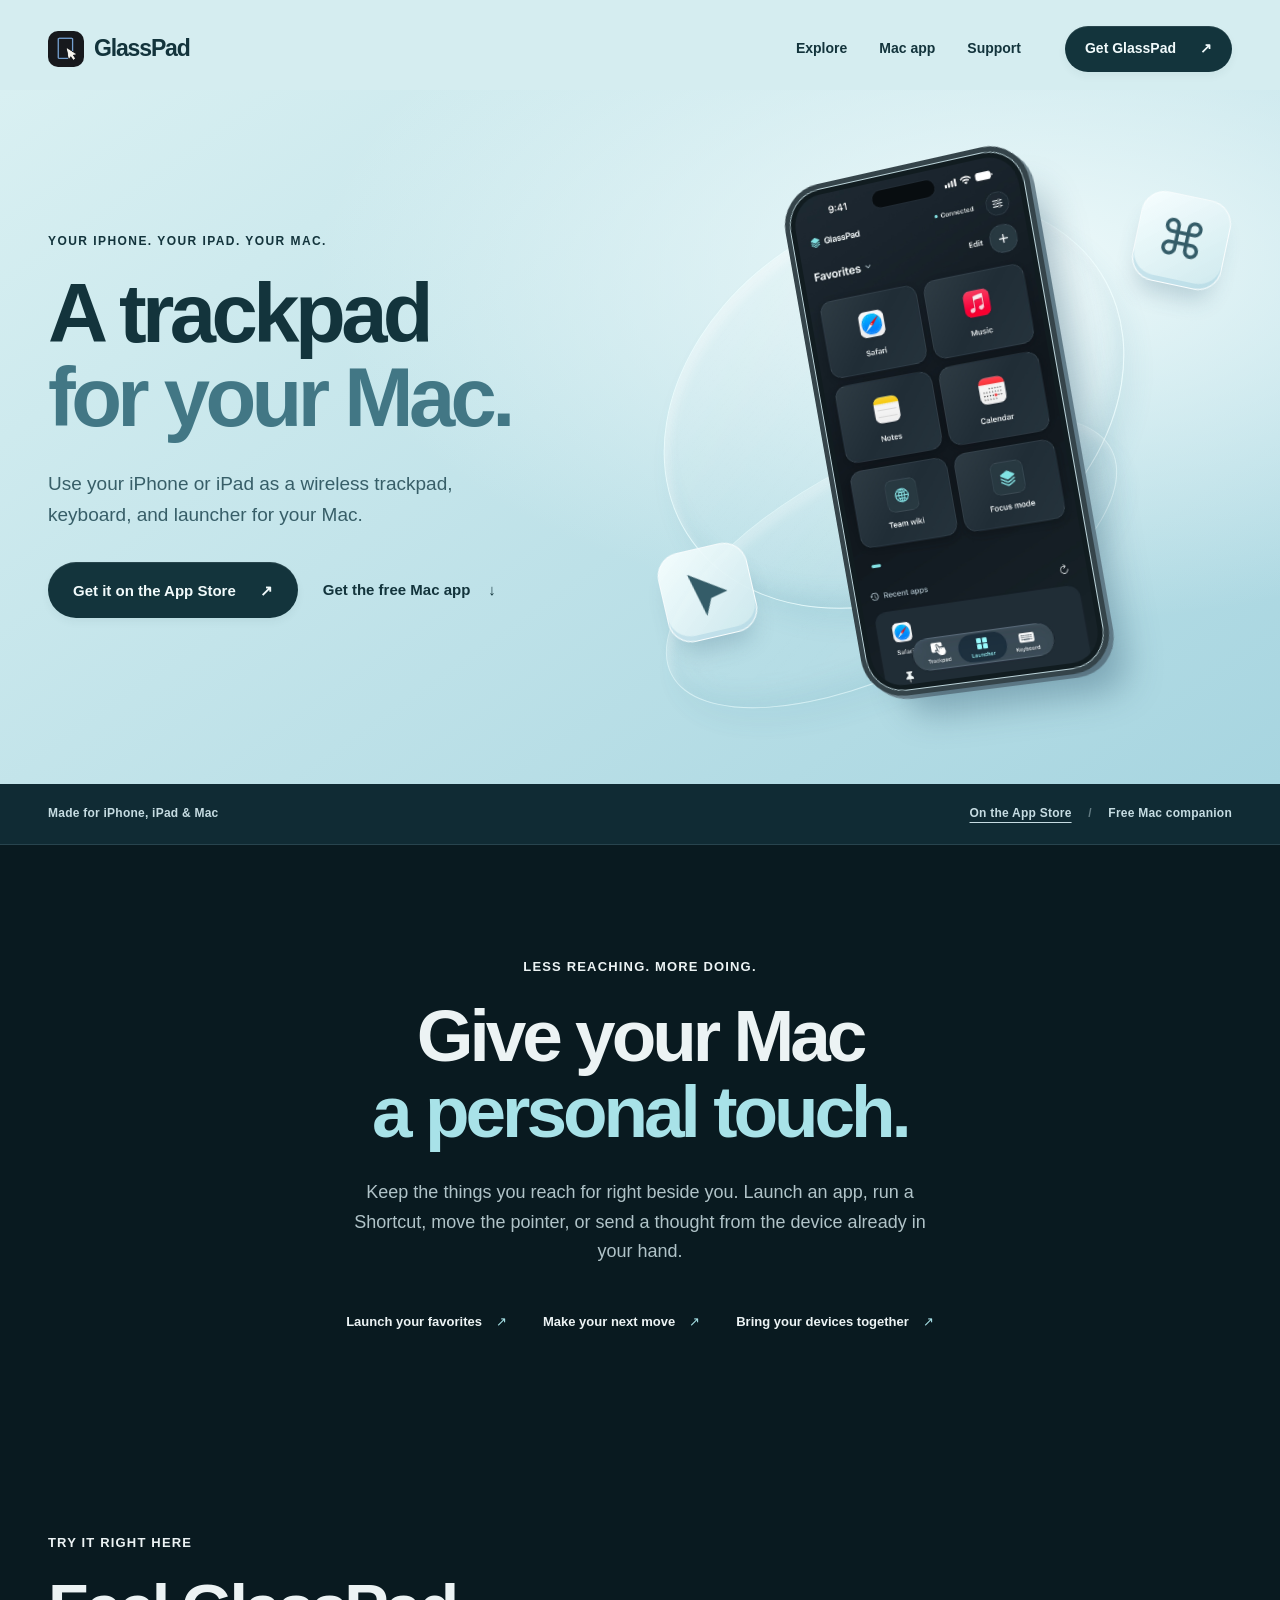
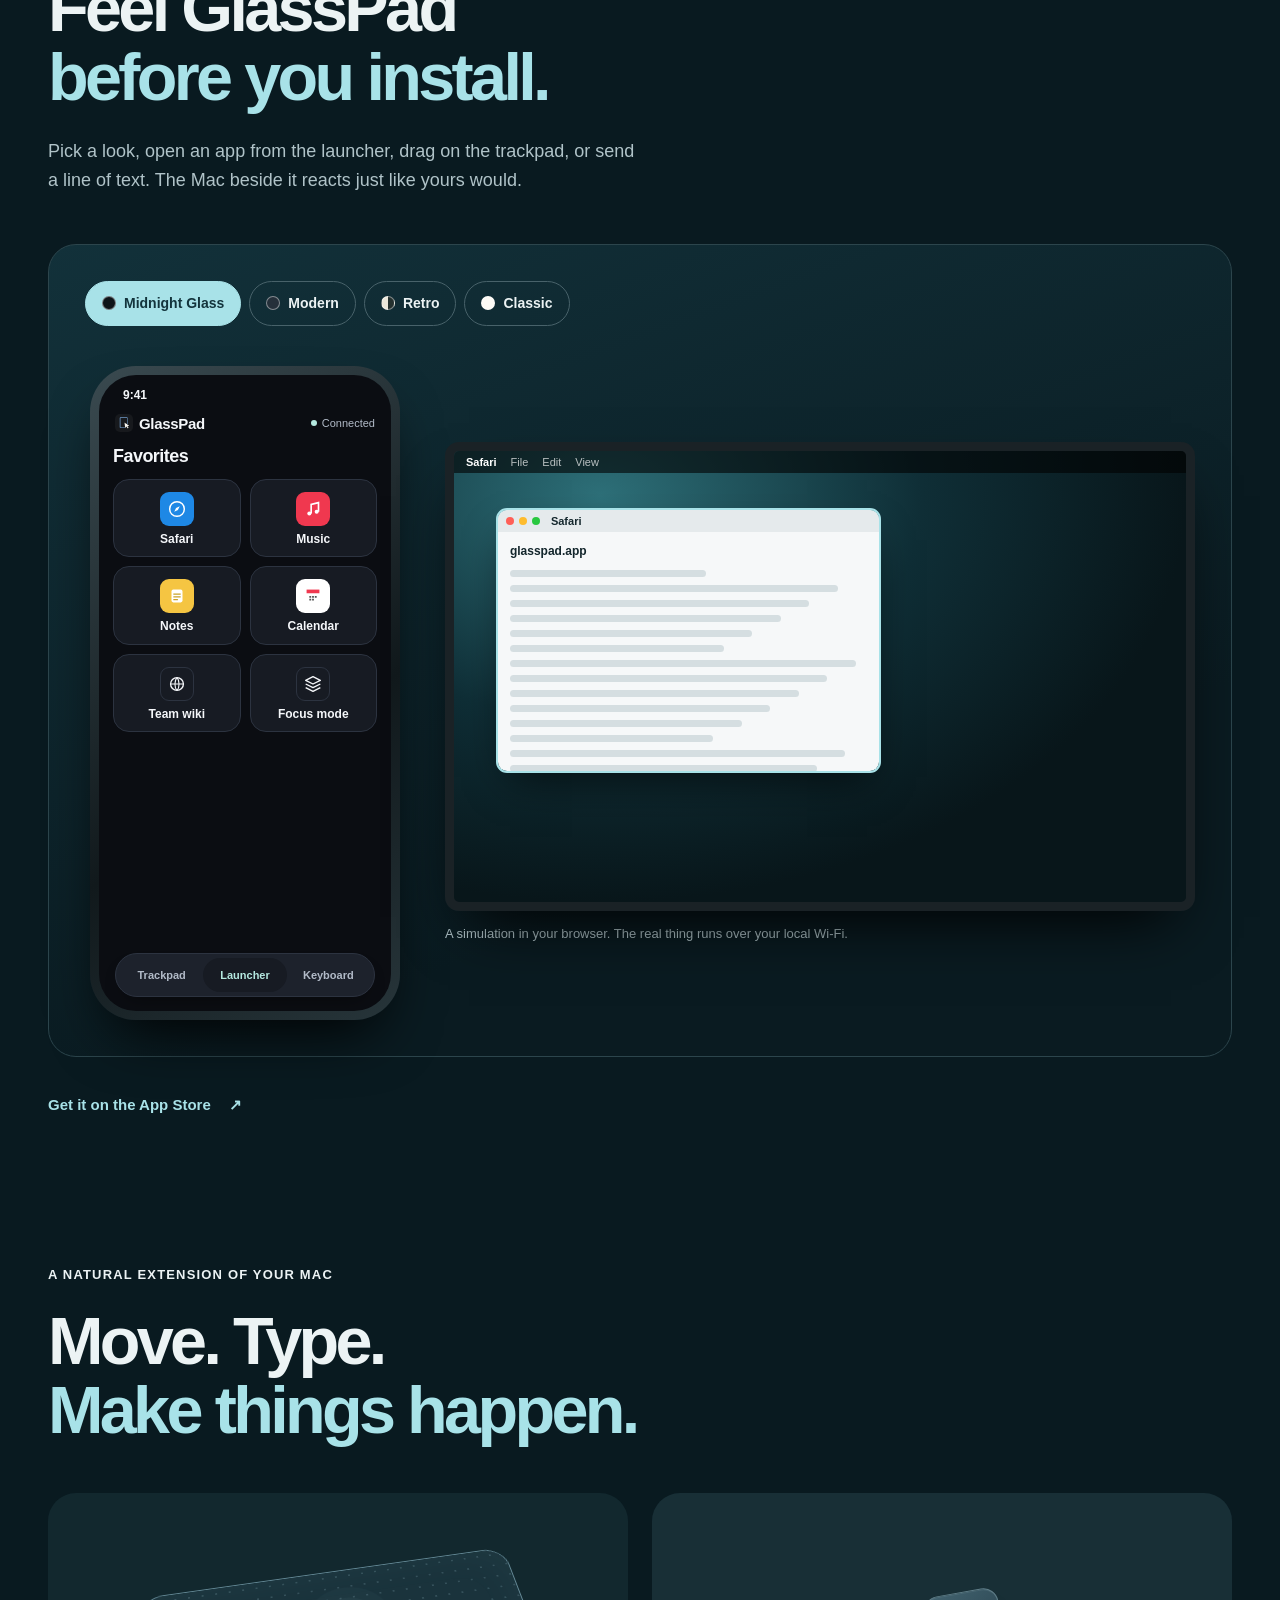
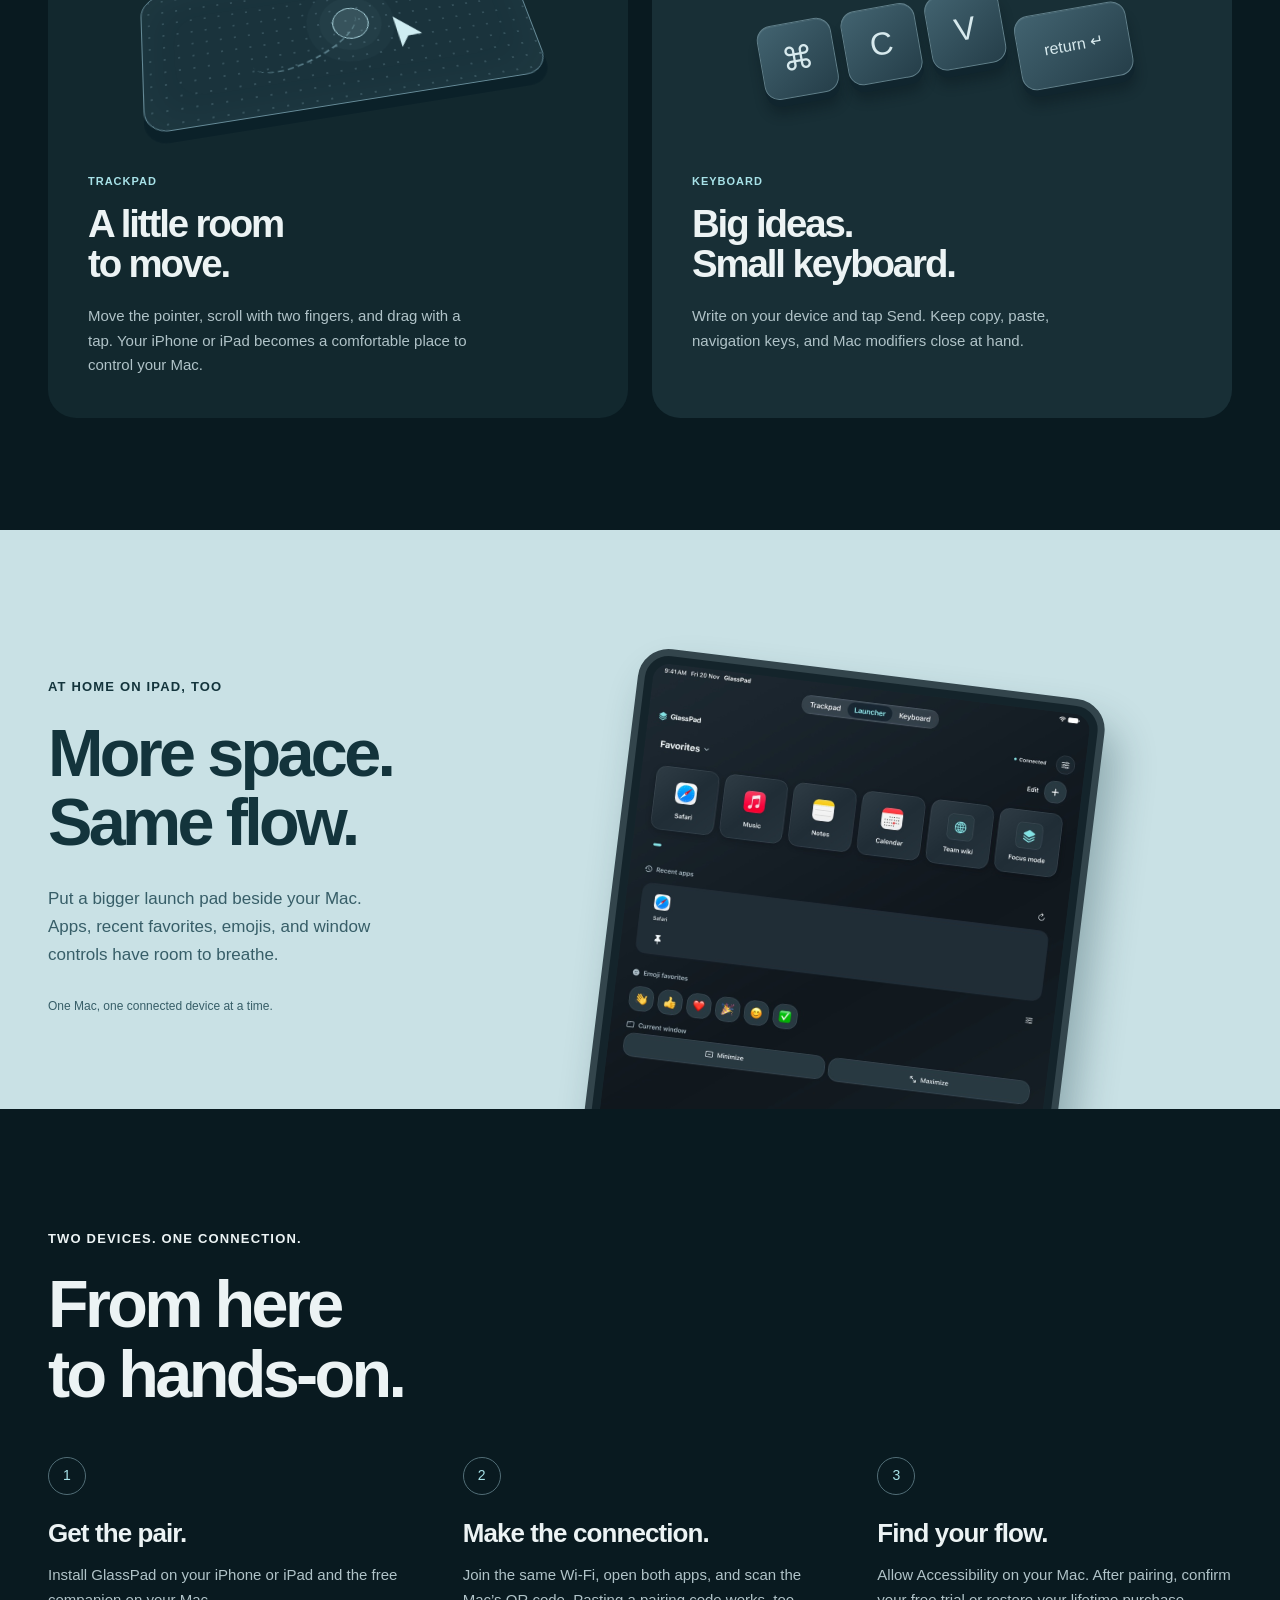
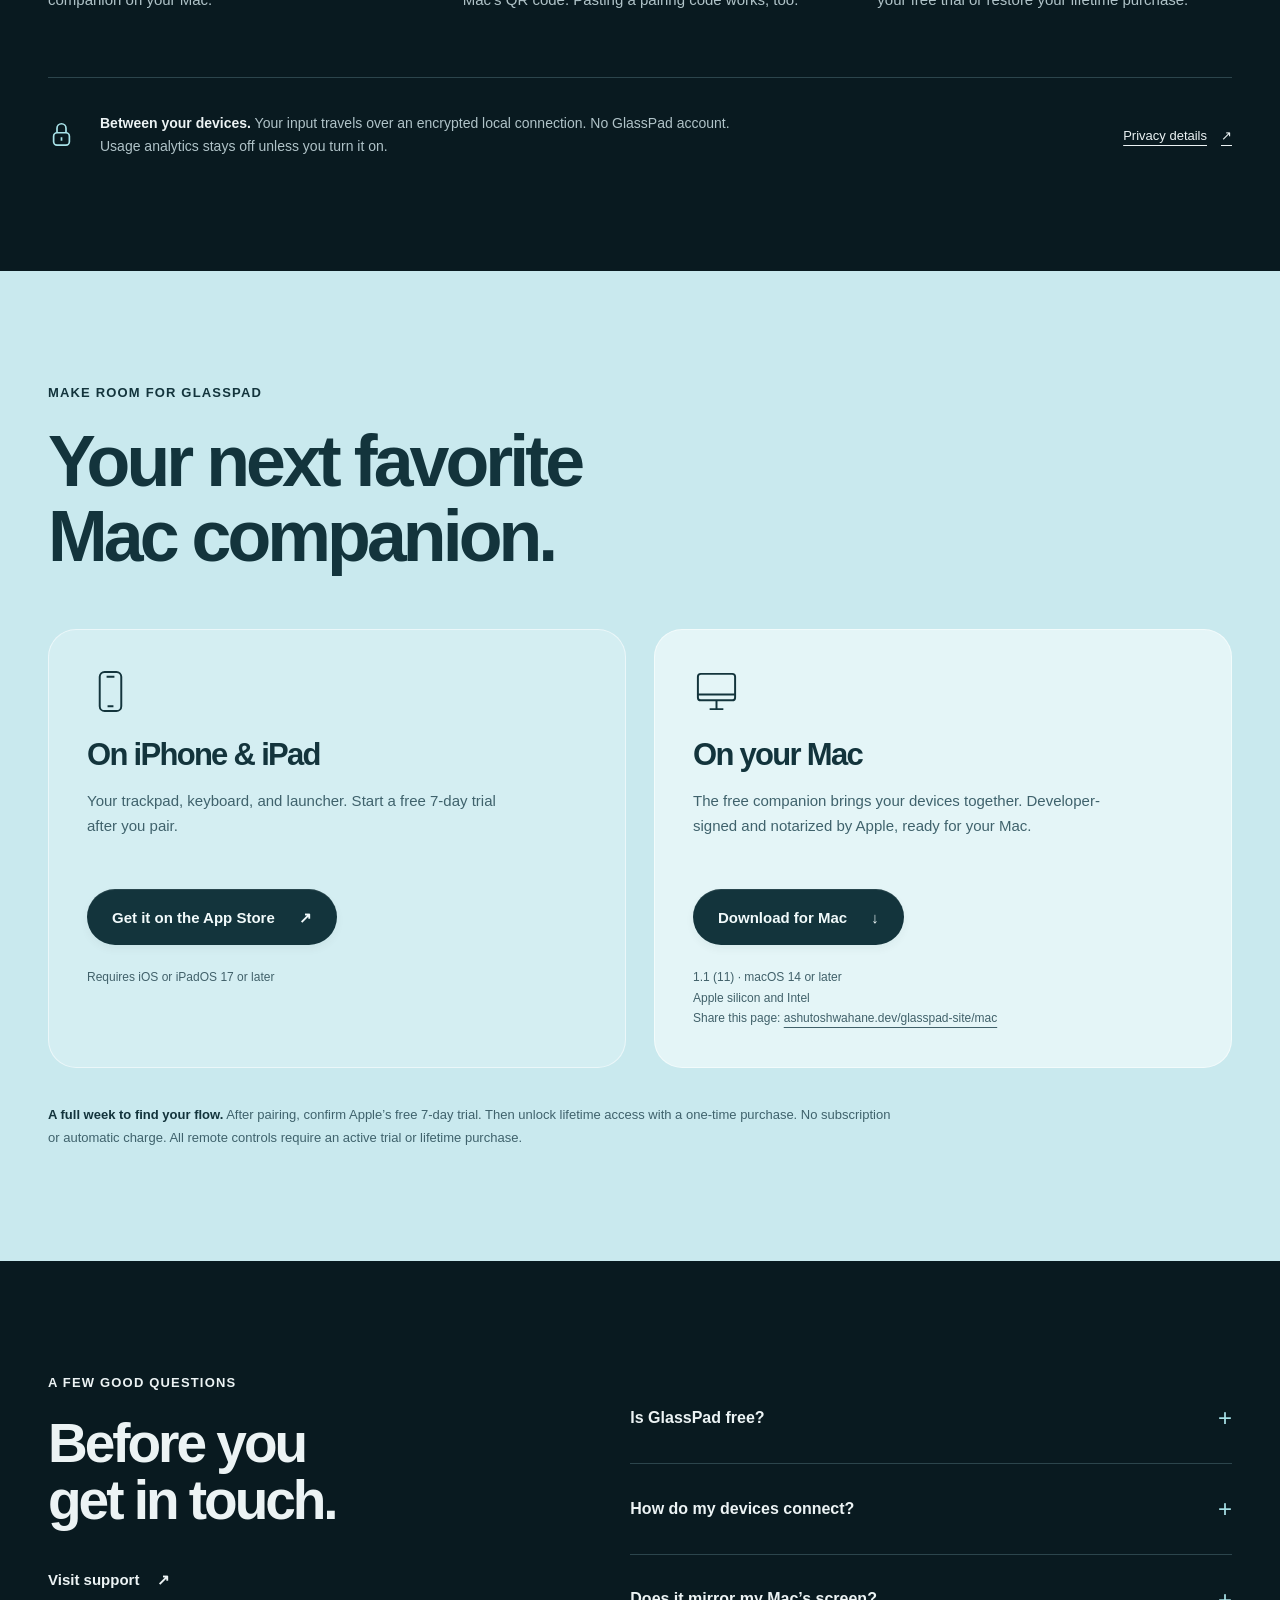
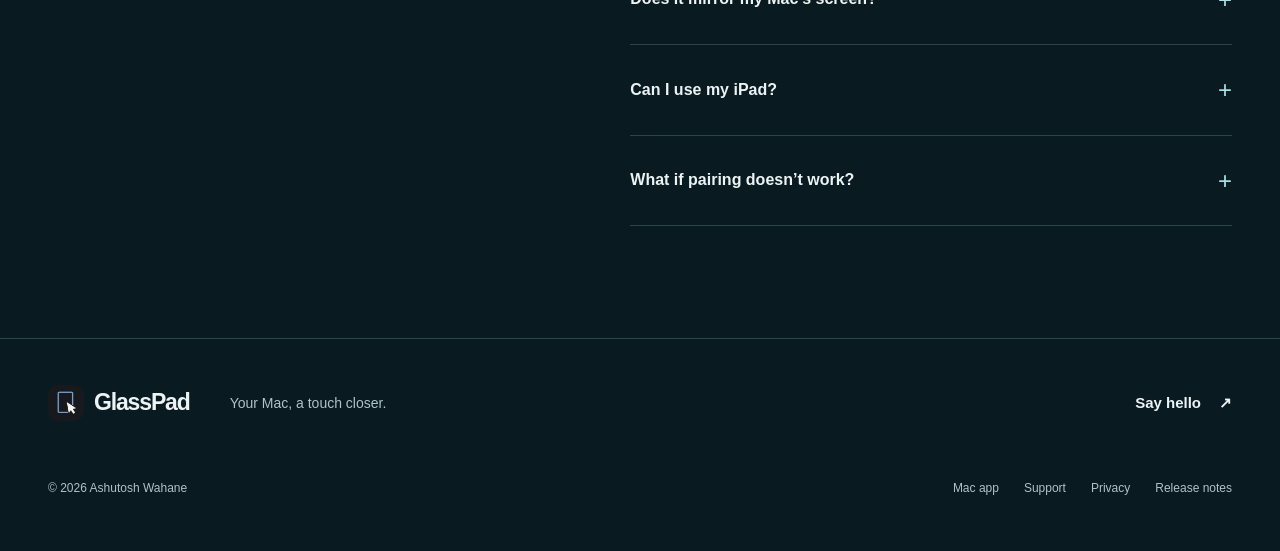
<file: index.html>
<!doctype html>
<html lang="en">
<head>
  <meta charset="utf-8">
  <meta name="viewport" content="width=device-width,initial-scale=1">
  <meta name="theme-color" content="#c9e9ee">
  <meta name="description" content="Your Mac, a touch closer. Turn your iPhone or iPad into a trackpad, keyboard and personal launcher with GlassPad.">
  <title>GlassPad – iPhone &amp; iPad Trackpad and Keyboard for Mac</title>
  <link rel="canonical" href="https://ashutoshwahane.dev/glasspad-site/">
  <link rel="icon" href="assets/brand.png">
  <link rel="stylesheet" href="style.css">
  <link rel="preload" href="assets/launcher-hero.jpg" as="image">
  <meta name="apple-itunes-app" content="app-id=6826582384">
  <meta property="og:type" content="website">
  <meta property="og:title" content="GlassPad: your iPhone or iPad as a Mac trackpad">
  <meta property="og:description" content="Trackpad, keyboard and launcher for your Mac, on the iPhone or iPad already in your hand.">
  <meta property="og:url" content="https://ashutoshwahane.dev/glasspad-site/">
  <meta property="og:image" content="https://ashutoshwahane.dev/glasspad-site/assets/og.png">
  <meta name="twitter:card" content="summary_large_image">
  <script src="app.js" defer></script>
</head>
<body class="landing">
<a class="skip-link" href="#main">Skip to content</a>
<div class="header-shell">
  <header class="site-header wrap">
    <nav aria-label="Main">
      <a class="brand" href="./" aria-label="GlassPad home"><img src="assets/brand.png" alt="" width="38" height="38">GlassPad</a>
      <div class="nav-links"><a href="#features">Explore</a><a href="mac/">Mac app</a><a href="support.html">Support</a></div>
      <a class="button button-small button-dark" href="#download">Get GlassPad <span aria-hidden="true">↗</span></a>
    </nav>
  </header>
</div>
<main id="main">
<div class="hero-shell">
    <section class="hero wrap" aria-labelledby="hero-title">
      <div class="hero-copy">
        <p class="eyebrow">Your iPhone. Your iPad. Your Mac.</p>
        <h1 id="hero-title">A trackpad<br> <span>for your Mac.</span></h1>
        <p class="hero-description">Use your iPhone or iPad as a wireless trackpad, keyboard, and launcher for your Mac.</p>
        <div class="hero-actions"><a class="button button-dark" href="https://apps.apple.com/app/glasspad/id6826582384">Get it on the App Store <span aria-hidden="true">↗</span></a><a class="text-link" href="#download">Get the free Mac app <span aria-hidden="true">↓</span></a></div>
      </div>
      <div class="hero-art" aria-label="GlassPad launcher on iPhone">
        <div class="glass-orbit orbit-back" aria-hidden="true"></div>
        <div class="phone hero-phone"><img src="assets/launcher-hero.jpg" alt="GlassPad on iPhone with Safari, Music, Notes, Calendar, a website and a Shortcut ready to launch." width="786" height="1704" fetchpriority="high"><span class="phone-speaker" aria-hidden="true"></span></div>
        <div class="glass-orbit orbit-front" aria-hidden="true"></div>
        <div class="floating-key key-command" aria-hidden="true">⌘</div>
        <div class="floating-key key-pointer" aria-hidden="true"><svg viewBox="0 0 64 64"><path d="M15 9 52 34 34 38 26 55Z"/></svg></div>
      </div>
    </section>
</div>
<div class="availability"><div class="wrap"><p>Made for iPhone, iPad &amp; Mac</p><p><a href="https://apps.apple.com/app/glasspad/id6826582384">On the App Store</a> <span aria-hidden="true">/</span> Free Mac companion</p></div></div>
<div class="page-content">
  <section class="intro section wrap" id="features" aria-labelledby="intro-title">
    <p class="eyebrow">Less reaching. More doing.</p>
    <h2 id="intro-title">Give your Mac<br> <span class="accent">a personal touch.</span></h2>
    <p class="section-lead">Keep the things you reach for right beside you. Launch an app, run a Shortcut, move the pointer, or send a thought from the device already in your hand.</p>
    <div class="feature-links" aria-label="Explore features"><a href="#launcher">Launch your favorites <span aria-hidden="true">↗</span></a><a href="#controls">Make your next move <span aria-hidden="true">↗</span></a><a href="#setup">Bring your devices together <span aria-hidden="true">↗</span></a></div>
  </section>

  <section class="play-section section wrap" id="launcher" aria-labelledby="launcher-title">
    <div class="section-heading play-heading">
      <p class="eyebrow">Try it right here</p>
      <h2 id="launcher-title">Feel GlassPad<br> <span class="accent">before you install.</span></h2>
      <p class="section-lead">Pick a look, open an app from the launcher, drag on the trackpad, or send a line of text. The Mac beside it reacts just like yours would.</p>
    </div>
    <div class="play">
      <div class="play-themes" role="group" aria-label="Choose a GlassPad theme">
        <button type="button" data-t="midnight" aria-pressed="true"><span class="play-sw" style="background:#0e1418" aria-hidden="true"></span>Midnight Glass</button>
        <button type="button" data-t="modern" aria-pressed="false"><span class="play-sw" style="background:#25303a" aria-hidden="true"></span>Modern</button>
        <button type="button" data-t="retro" aria-pressed="false"><span class="play-sw" style="background:linear-gradient(90deg,#ebe7da 50%,#24302e 50%)" aria-hidden="true"></span>Retro</button>
        <button type="button" data-t="classic" aria-pressed="false"><span class="play-sw" style="background:#fdfbf6" aria-hidden="true"></span>Classic</button>
      </div>
      <div class="play-phone" id="play-phone" data-t="midnight">
        <div class="play-scr">
          <div class="play-status" aria-hidden="true"><span>9:41</span><span>GlassPad</span></div>
          <div class="play-head"><b><img src="assets/brand.png" alt="" width="18" height="18">GlassPad</b><span class="play-conn">Connected</span></div>
          <div class="play-pane" id="play-p-trackpad" role="tabpanel" aria-label="Trackpad" hidden>
            <div class="play-pad" id="play-pad" tabindex="0" role="application" aria-label="Trackpad. Drag or use arrow keys to move the Mac pointer. Tap or press Enter to click. Scroll to scroll the front window.">
              <div><svg viewBox="0 0 24 24" width="26" height="26" aria-hidden="true"><path d="M5 3l14 9-6 1.3L10 20z" fill="none" stroke="currentColor" stroke-width="1.6" stroke-linejoin="round"/></svg><strong>Room to move</strong><small>Drag to move · tap to click · scroll</small></div>
            </div>
            <div class="play-btns"><button type="button" class="play-btn" data-click="left">Left click</button><button type="button" class="play-btn" data-click="right">Right click</button></div>
          </div>
          <div class="play-pane" id="play-p-launcher" role="tabpanel" aria-label="Launcher">
            <p class="play-title">Favorites</p>
            <div class="play-grid" id="play-tiles"></div>
          </div>
          <div class="play-pane" id="play-p-keyboard" role="tabpanel" aria-label="Keyboard" hidden>
            <p class="play-title">Type, then send</p>
            <label for="play-kb" class="visually-hidden">Text to send to your Mac</label>
            <textarea class="play-in" id="play-kb" maxlength="140">Lunch at 1?</textarea>
            <button type="button" class="play-send" id="play-send">Send text</button>
            <div class="play-keys"><button type="button" data-k="⌘C">Copy</button><button type="button" data-k="⌘V">Paste</button><button type="button" data-k="⌘Z">Undo</button><button type="button" data-k="esc">Esc</button></div>
          </div>
          <div class="play-tabs" role="tablist" aria-label="GlassPad modes">
            <button type="button" role="tab" data-p="trackpad" aria-selected="false" aria-controls="play-p-trackpad">Trackpad</button>
            <button type="button" role="tab" data-p="launcher" aria-selected="true" aria-controls="play-p-launcher">Launcher</button>
            <button type="button" role="tab" data-p="keyboard" aria-selected="false" aria-controls="play-p-keyboard">Keyboard</button>
          </div>
        </div>
      </div>
      <div class="play-mac">
        <div class="play-screen" id="play-screen">
          <div class="play-menubar" aria-hidden="true"><span id="play-mbapp">Finder</span><span>File</span><span>Edit</span><span>View</span></div>
          <svg class="play-cursor" id="play-cursor" viewBox="0 0 24 24" aria-hidden="true"><path d="M5 3l14 9-6 1.3L10 20z" fill="#fff" stroke="#0b1d22" stroke-width="1.4" stroke-linejoin="round"/></svg>
          <p class="play-toast" id="play-toast" role="status" aria-live="polite"></p>
        </div>
        <p class="play-note">A simulation in your browser. The real thing runs over your local Wi-Fi.</p>
      </div>
      <noscript><p class="play-note">Turn on JavaScript to try the interactive preview.</p></noscript>
    </div>
    <a class="text-link play-cta" href="https://apps.apple.com/app/glasspad/id6826582384">Get it on the App Store <span aria-hidden="true">↗</span></a>
  </section>

  <section class="controls section wrap" id="controls" aria-labelledby="controls-title">
    <div class="section-heading"><p class="eyebrow">A natural extension of your Mac</p><h2 id="controls-title">Move. Type.<br> <span class="accent">Make things happen.</span></h2></div>
    <div class="control-grid">
      <article class="control-card trackpad-card">
        <div class="gesture-art" aria-hidden="true"><div class="touch-surface"><span class="touch-trail"></span><span class="touch-point"></span><svg class="gesture-cursor" viewBox="0 0 64 64"><path d="M15 9 52 34 34 38 26 55Z"/></svg></div></div>
        <div class="card-copy"><p class="eyebrow">Trackpad</p><h3>A little room<br> to move.</h3><p>Move the pointer, scroll with two fingers, and drag with a tap. Your iPhone or iPad becomes a comfortable place to control your Mac.</p></div>
      </article>
      <article class="control-card keyboard-card">
        <div class="keyboard-art" aria-hidden="true"><span class="keycap">⌘</span><span class="keycap">C</span><span class="keycap">V</span><span class="keycap keycap-return">return ↵</span></div>
        <div class="card-copy"><p class="eyebrow">Keyboard</p><h3>Big ideas.<br> Small keyboard.</h3><p>Write on your device and tap Send. Keep copy, paste, navigation keys, and Mac modifiers close at hand.</p></div>
      </article>
    </div>
  </section>

  <section class="ipad-section section" aria-labelledby="ipad-title"><div class="wrap ipad-layout">
    <div class="ipad-copy"><p class="eyebrow">At home on iPad, too</p><h2 id="ipad-title">More space.<br> Same flow.</h2><p>Put a bigger launch pad beside your Mac. Apps, recent favorites, emojis, and window controls have room to breathe.</p><p class="small-note">One Mac, one connected device at a time.</p></div>
    <div class="tablet"><img src="assets/ipad-launcher-modern.jpg" alt="GlassPad on iPad showing favorite apps, recent apps, emoji favorites and window controls." width="1032" height="1376" loading="lazy"></div>
  </div></section>

  <section class="setup section wrap" id="setup" aria-labelledby="setup-title">
    <div class="section-heading"><p class="eyebrow">Two devices. One connection.</p><h2 id="setup-title">From here<br> to hands-on.</h2></div>
    <ol class="setup-steps">
      <li><span class="step-number" aria-hidden="true">1</span><h3>Get the pair.</h3><p>Install GlassPad on your iPhone or iPad and the free companion on your Mac.</p></li>
      <li><span class="step-number" aria-hidden="true">2</span><h3>Make the connection.</h3><p>Join the same Wi-Fi, open both apps, and scan the Mac’s QR code. Pasting a pairing code works, too.</p></li>
      <li><span class="step-number" aria-hidden="true">3</span><h3>Find your flow.</h3><p>Allow Accessibility on your Mac. After pairing, confirm your free trial or restore your lifetime purchase.</p></li>
    </ol>
    <div class="privacy-note"><svg viewBox="0 0 24 24" fill="none" stroke="currentColor" stroke-width="1.5" aria-hidden="true"><rect x="5" y="10" width="14" height="11" rx="3"/><path d="M8 10V6a4 4 0 0 1 8 0v4M12 14v3"/></svg><p><strong>Between your devices.</strong> Your input travels over an encrypted local connection. No GlassPad account. Usage analytics stays off unless you turn it on.</p><a href="privacy.html">Privacy details <span aria-hidden="true">↗</span></a></div>
  </section>

  <section class="download-section section" id="download" aria-labelledby="download-title"><div class="wrap">
    <p class="eyebrow">Make room for GlassPad</p><h2 id="download-title">Your next favorite<br> Mac companion.</h2>
    <div class="download-grid">
      <article class="download-card ios-download"><div class="platform-icon" aria-hidden="true"><svg viewBox="0 0 48 48" fill="none" stroke="currentColor" stroke-width="2"><rect x="13" y="4" width="22" height="40" rx="5"/><path d="M20 9h8M21 39h6"/></svg></div><h3>On iPhone &amp; iPad</h3><p>Your trackpad, keyboard, and launcher. Start a free 7-day trial after you pair.</p><a class="button button-dark" href="https://apps.apple.com/app/glasspad/id6826582384">Get it on the App Store <span aria-hidden="true">↗</span></a><p class="requirements">Requires iOS or iPadOS 17 or later</p></article>
      <article class="download-card mac-download"><div class="platform-icon" aria-hidden="true"><svg viewBox="0 0 48 48" fill="none" stroke="currentColor" stroke-width="2"><rect x="5" y="6" width="38" height="27" rx="3"/><path d="M17 42h14M24 33v9M5 27h38"/></svg></div><h3>On your Mac</h3><p>The free companion brings your devices together. Developer-signed and notarized by Apple, ready for your Mac.</p><a class="button button-dark" href="https://github.com/Ashutoshwahane/glasspad-site/releases/download/mac-v1.1-build11/GlassPad-Mac-1.1-11.zip">Download for Mac <span aria-hidden="true">↓</span></a><p class="requirements">1.1 (11) · macOS 14 or later<br> Apple silicon and Intel<br> Share this page: <a href="mac/">ashutoshwahane.dev/glasspad-site/mac</a></p></article>
    </div>
    <p class="trial-note"><strong>A full week to find your flow.</strong> After pairing, confirm Apple’s free 7-day trial. Then unlock lifetime access with a one-time purchase. No subscription or automatic charge. All remote controls require an active trial or lifetime purchase.</p>
  </div></section>

  <section class="faq section wrap" aria-labelledby="faq-title"><div><p class="eyebrow">A few good questions</p><h2 id="faq-title">Before you<br> get in touch.</h2><a class="text-link" href="support.html">Visit support <span aria-hidden="true">↗</span></a></div><div class="faq-list">
    <details><summary>Is GlassPad free?<span aria-hidden="true">+</span></summary><p>The Mac companion is free. After your first successful pairing, explicitly confirm Apple’s free 7-day full-app trial. After it ends, all remote controls require a one-time lifetime purchase. There is no subscription, automatic renewal, or automatic charge. Pairing, settings, help, and Restore Purchases remain accessible.</p></details>
    <details><summary>How do my devices connect?<span aria-hidden="true">+</span></summary><p>Keep your Mac and iPhone or iPad on the same Wi-Fi network with both apps open. Scan the QR code shown by GlassPad Mac, or copy and paste its pairing code. Allow Local Network access on your device and Accessibility access on your Mac. GlassPad uses an encrypted local connection, not direct Bluetooth.</p></details>
    <details><summary>Does it mirror my Mac’s screen?<span aria-hidden="true">+</span></summary><p>No. GlassPad sends controls and the text you choose to send to your Mac. It gives you a trackpad, keyboard, and launcher; it does not stream your Mac’s display.</p></details>
    <details><summary>Can I use my iPad?<span aria-hidden="true">+</span></summary><p>Yes. GlassPad supports iPhone and iPad running iOS or iPadOS 17 or later, with a Mac running macOS 14 or later. Connect one device to one Mac at a time.</p></details>
    <details><summary>What if pairing doesn’t work?<span aria-hidden="true">+</span></summary><p>Check that both devices are on the same network and the Mac companion is running. Guest Wi-Fi can block local connections. Try pasting the code if you cannot use the camera. Pair again after quitting either app. See the <a href="support.html">setup and troubleshooting guide</a> for more help.</p></details>
  </div></section>
</div>
</main>
<footer class="site-footer"><div class="wrap"><div class="footer-top"><a class="brand" href="./"><img src="assets/brand.png" alt="" width="38" height="38">GlassPad</a><p>Your Mac, a touch closer.</p><a class="text-link" href="mailto:ashutoshwahane404@gmail.com">Say hello <span aria-hidden="true">↗</span></a></div><div class="footer-bottom"><p>© 2026 Ashutosh Wahane</p><div><a href="mac/">Mac app</a><a href="support.html">Support</a><a href="privacy.html">Privacy</a><a href="https://github.com/Ashutoshwahane/glasspad-site/releases/tag/mac-v1.1-build11">Release notes</a></div></div></div></footer>
</body>
</html>
</file>
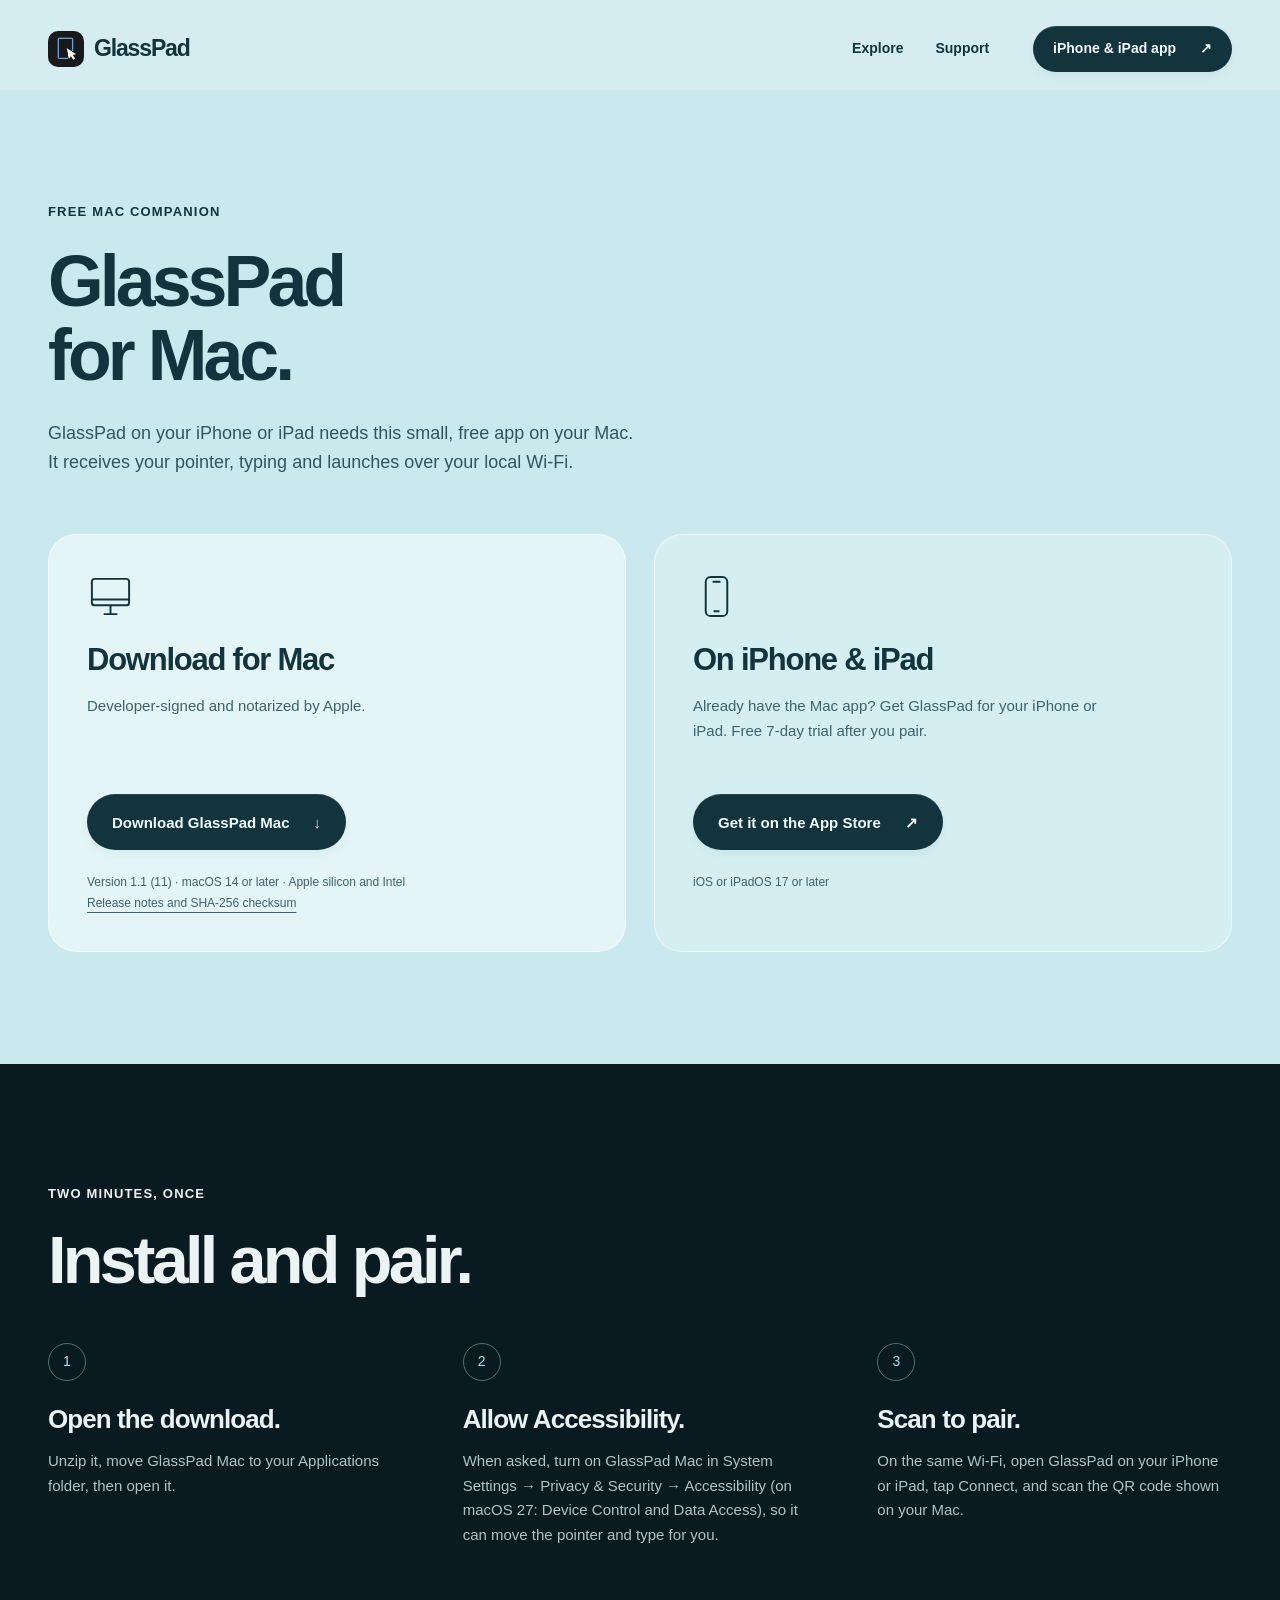
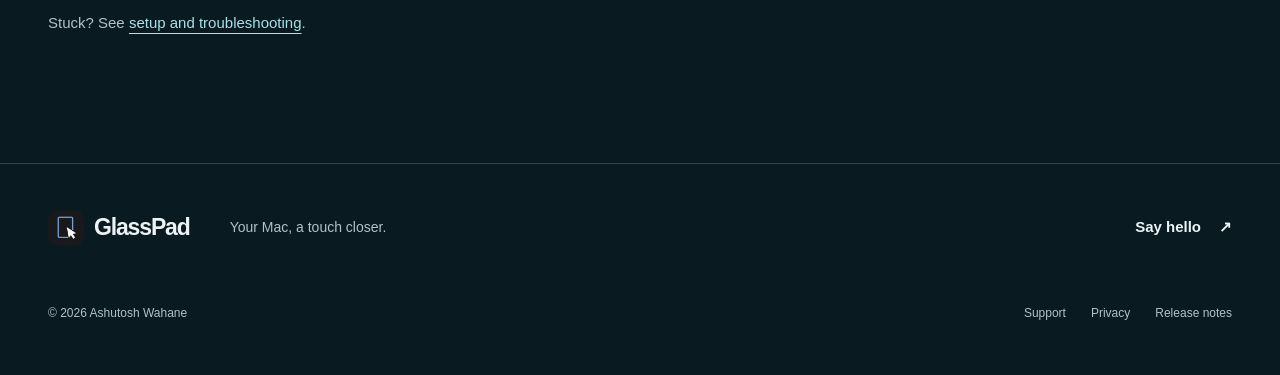
<file: mac/index.html>
<!doctype html>
<html lang="en">
<head>
  <meta charset="utf-8">
  <meta name="viewport" content="width=device-width,initial-scale=1">
  <meta name="theme-color" content="#c9e9ee">
  <meta name="description" content="Download the free GlassPad companion for Mac. It lets your iPhone or iPad work as a trackpad, keyboard and launcher for your Mac.">
  <title>GlassPad for Mac – Free Download</title>
  <link rel="canonical" href="https://ashutoshwahane.dev/glasspad-site/mac/">
  <link rel="icon" href="../assets/brand.png">
  <link rel="stylesheet" href="../style.css">
  <meta name="apple-itunes-app" content="app-id=6826582384">
  <meta property="og:type" content="website">
  <meta property="og:title" content="GlassPad for Mac – free download">
  <meta property="og:description" content="The free Mac companion for GlassPad on iPhone and iPad.">
  <meta property="og:url" content="https://ashutoshwahane.dev/glasspad-site/mac/">
  <meta property="og:image" content="https://ashutoshwahane.dev/glasspad-site/assets/og.png">
  <meta name="twitter:card" content="summary_large_image">
</head>
<body class="landing mac-page">
<a class="skip-link" href="#main">Skip to content</a>
<div class="header-shell">
  <header class="site-header wrap">
    <nav aria-label="Main">
      <a class="brand" href="../" aria-label="GlassPad home"><img src="../assets/brand.png" alt="" width="38" height="38">GlassPad</a>
      <div class="nav-links"><a href="../#features">Explore</a><a href="../support.html">Support</a></div>
      <a class="button button-small button-dark" href="https://apps.apple.com/app/glasspad/id6826582384">iPhone &amp; iPad app <span aria-hidden="true">↗</span></a>
    </nav>
  </header>
</div>
<main id="main">
  <section class="download-section section" aria-labelledby="mac-title"><div class="wrap">
    <p class="eyebrow">Free Mac companion</p>
    <h1 id="mac-title">GlassPad<br> for Mac.</h1>
    <p class="mac-lead">GlassPad on your iPhone or iPad needs this small, free app on your Mac. It receives your pointer, typing and launches over your local Wi-Fi.</p>
    <div class="download-grid">
      <article class="download-card mac-download"><div class="platform-icon" aria-hidden="true"><svg viewBox="0 0 48 48" fill="none" stroke="currentColor" stroke-width="2"><rect x="5" y="6" width="38" height="27" rx="3"/><path d="M17 42h14M24 33v9M5 27h38"/></svg></div><h2 class="mac-card-title">Download for Mac</h2><p>Developer-signed and notarized by Apple.</p><a class="button button-dark" href="https://github.com/Ashutoshwahane/glasspad-site/releases/download/mac-v1.1-build11/GlassPad-Mac-1.1-11.zip">Download GlassPad Mac <span aria-hidden="true">↓</span></a><p class="requirements">Version 1.1 (11) · macOS 14 or later · Apple silicon and Intel<br><a href="https://github.com/Ashutoshwahane/glasspad-site/releases/tag/mac-v1.1-build11">Release notes and SHA-256 checksum</a></p></article>
      <article class="download-card ios-download"><div class="platform-icon" aria-hidden="true"><svg viewBox="0 0 48 48" fill="none" stroke="currentColor" stroke-width="2"><rect x="13" y="4" width="22" height="40" rx="5"/><path d="M20 9h8M21 39h6"/></svg></div><h2 class="mac-card-title">On iPhone &amp; iPad</h2><p>Already have the Mac app? Get GlassPad for your iPhone or iPad. Free 7-day trial after you pair.</p><a class="button button-dark" href="https://apps.apple.com/app/glasspad/id6826582384">Get it on the App Store <span aria-hidden="true">↗</span></a><p class="requirements">iOS or iPadOS 17 or later</p></article>
    </div>
  </div></section>

  <section class="setup section wrap" aria-labelledby="install-title">
    <div class="section-heading"><p class="eyebrow">Two minutes, once</p><h2 id="install-title">Install and pair.</h2></div>
    <ol class="setup-steps">
      <li><span class="step-number" aria-hidden="true">1</span><h3>Open the download.</h3><p>Unzip it, move GlassPad Mac to your Applications folder, then open it.</p></li>
      <li><span class="step-number" aria-hidden="true">2</span><h3>Allow Accessibility.</h3><p>When asked, turn on GlassPad Mac in System Settings → Privacy &amp; Security → Accessibility (on macOS 27: Device Control and Data Access), so it can move the pointer and type for you.</p></li>
      <li><span class="step-number" aria-hidden="true">3</span><h3>Scan to pair.</h3><p>On the same Wi-Fi, open GlassPad on your iPhone or iPad, tap Connect, and scan the QR code shown on your Mac.</p></li>
    </ol>
    <p class="mac-help">Stuck? See <a href="../support.html">setup and troubleshooting</a>.</p>
  </section>
</main>
<footer class="site-footer"><div class="wrap"><div class="footer-top"><a class="brand" href="../"><img src="../assets/brand.png" alt="" width="38" height="38">GlassPad</a><p>Your Mac, a touch closer.</p><a class="text-link" href="mailto:ashutoshwahane404@gmail.com">Say hello <span aria-hidden="true">↗</span></a></div><div class="footer-bottom"><p>© 2026 Ashutosh Wahane</p><div><a href="../support.html">Support</a><a href="../privacy.html">Privacy</a><a href="https://github.com/Ashutoshwahane/glasspad-site/releases/tag/mac-v1.1-build11">Release notes</a></div></div></div></footer>
</body>
</html>
</file>
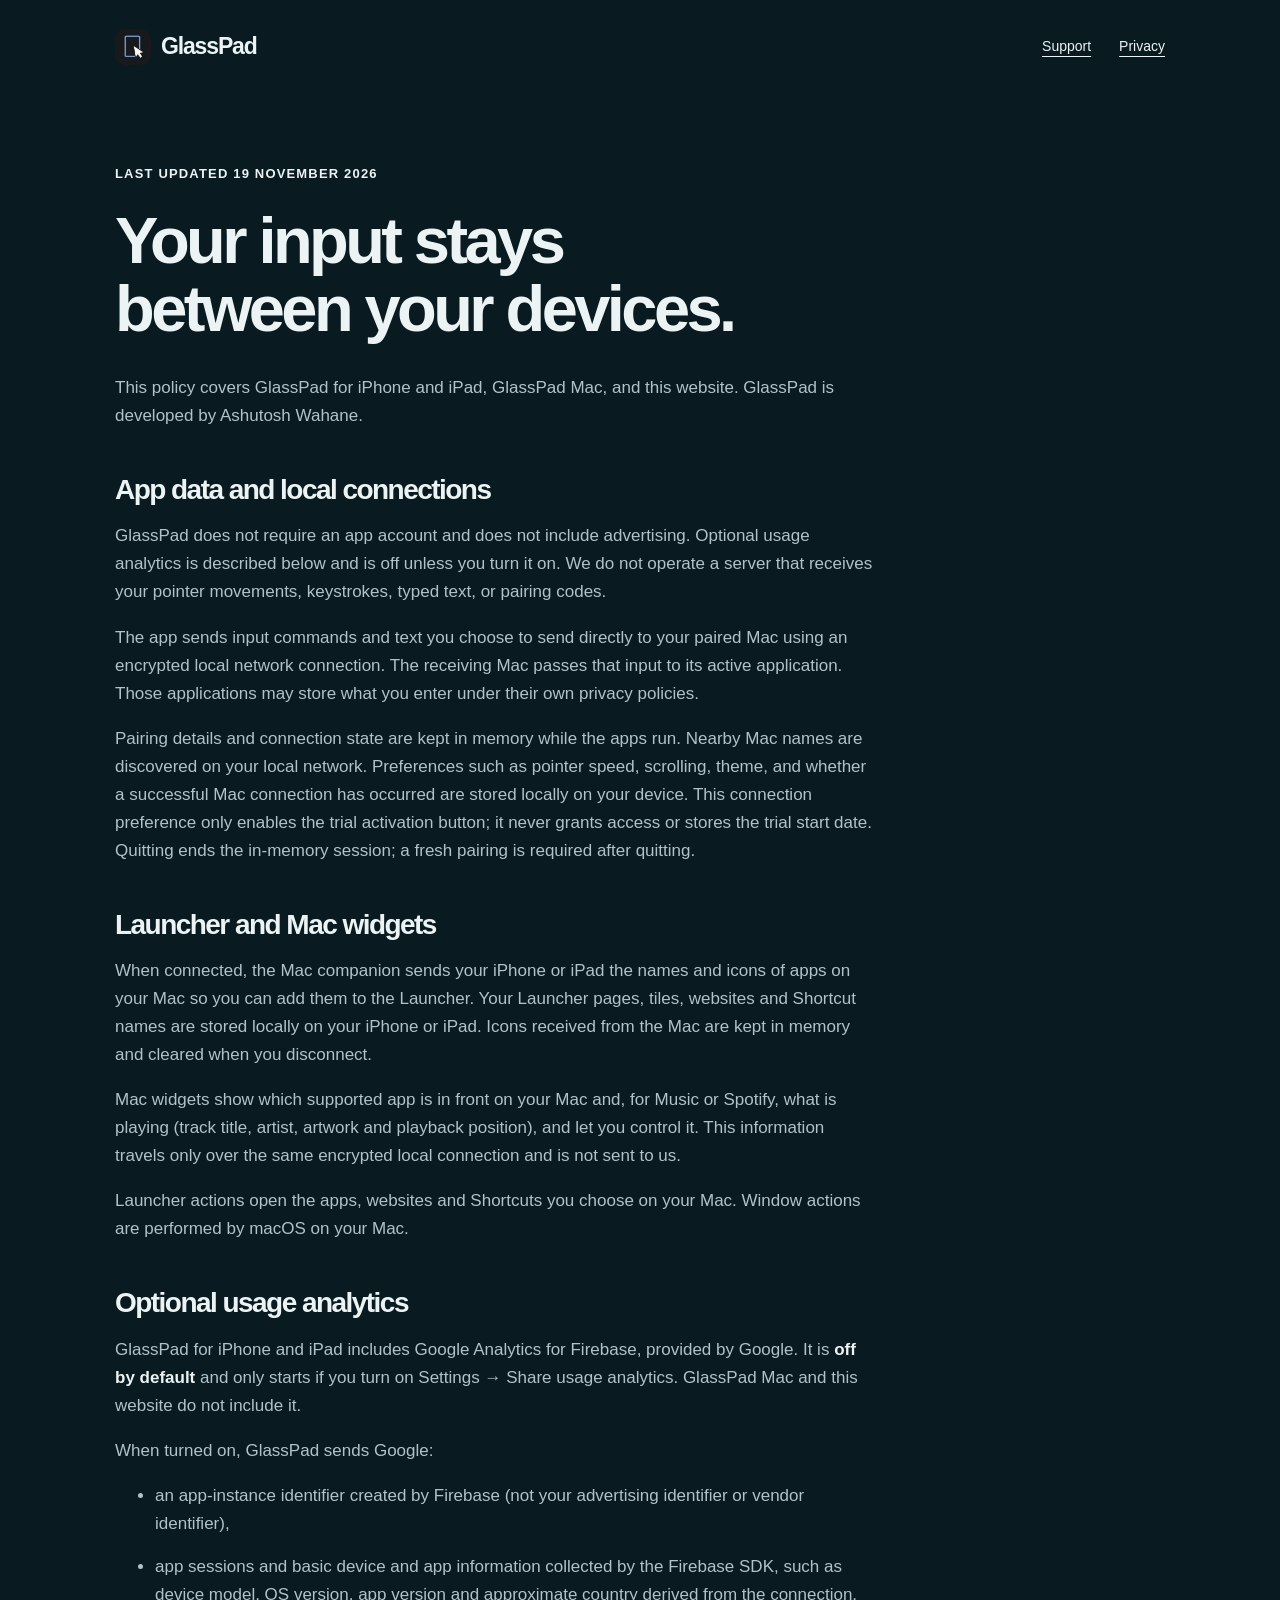
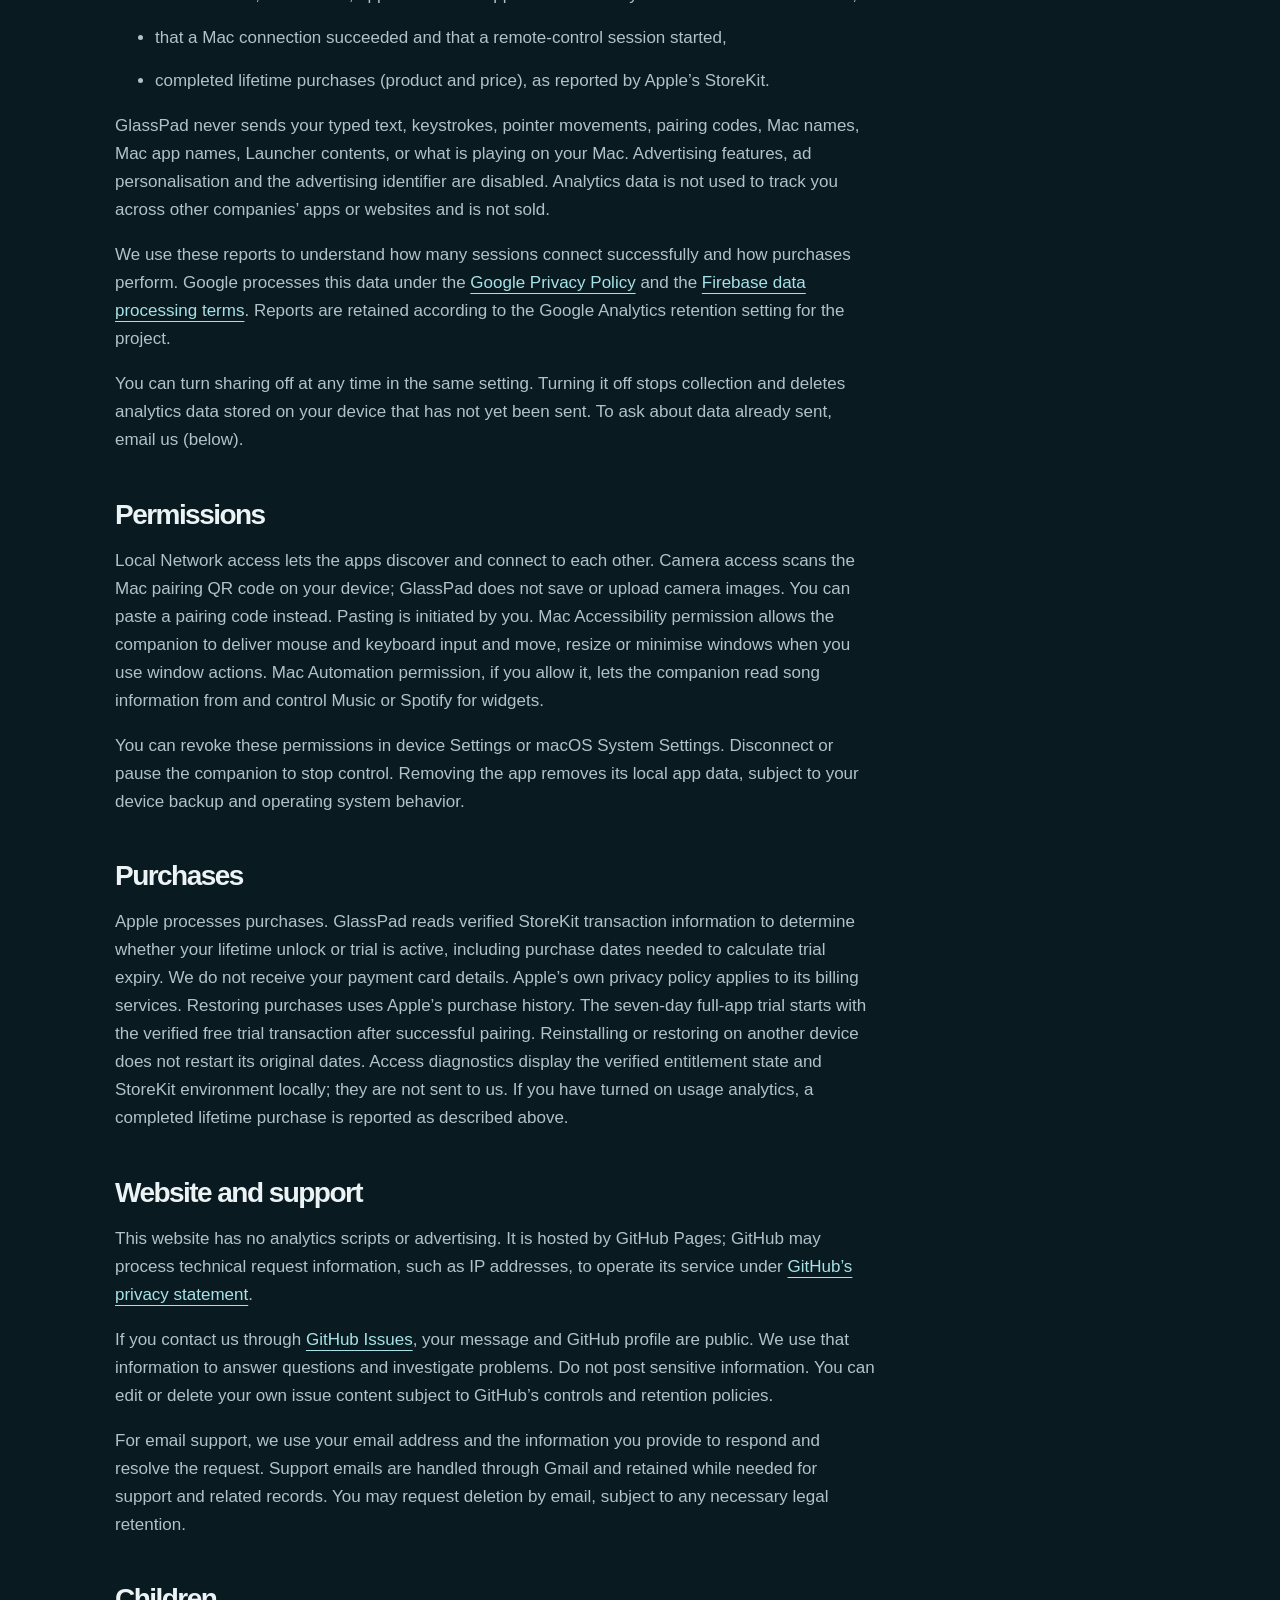
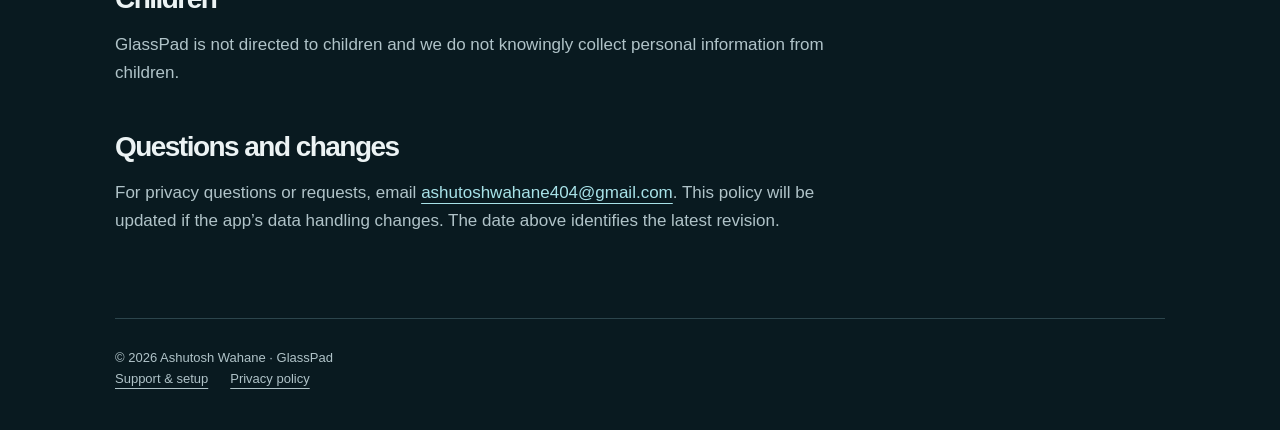
<file: privacy.html>
<!doctype html><html lang="en"><head><meta charset="utf-8"><meta name="viewport" content="width=device-width,initial-scale=1"><meta name="description" content="GlassPad turns your iPhone or iPad into a trackpad and keyboard for your Mac."><title>Privacy policy — GlassPad</title><link rel="icon" href="assets/brand.png"><link rel="stylesheet" href="style.css"></head><body><header><nav aria-label="Main"><a class="brand" href="./"><img src="assets/brand.png" alt="">GlassPad</a><a href="support.html">Support</a><a href="privacy.html">Privacy</a></nav></header><main><article class="prose">
<span class="eyebrow">Last updated 19 November 2026</span>
<h1>Your input stays<br>between your devices.</h1>
<p>This policy covers GlassPad for iPhone and iPad, GlassPad Mac, and this website. GlassPad is developed by Ashutosh Wahane.</p>
<h2>App data and local connections</h2>
<p>GlassPad does not require an app account and does not include advertising. Optional usage analytics is described below and is off unless you turn it on. We do not operate a server that receives your pointer movements, keystrokes, typed text, or pairing codes.</p>
<p>The app sends input commands and text you choose to send directly to your paired Mac using an encrypted local network connection. The receiving Mac passes that input to its active application. Those applications may store what you enter under their own privacy policies.</p>
<p>Pairing details and connection state are kept in memory while the apps run. Nearby Mac names are discovered on your local network. Preferences such as pointer speed, scrolling, theme, and whether a successful Mac connection has occurred are stored locally on your device. This connection preference only enables the trial activation button; it never grants access or stores the trial start date. Quitting ends the in-memory session; a fresh pairing is required after quitting.</p>
<h2>Launcher and Mac widgets</h2>
<p>When connected, the Mac companion sends your iPhone or iPad the names and icons of apps on your Mac so you can add them to the Launcher. Your Launcher pages, tiles, websites and Shortcut names are stored locally on your iPhone or iPad. Icons received from the Mac are kept in memory and cleared when you disconnect.</p>
<p>Mac widgets show which supported app is in front on your Mac and, for Music or Spotify, what is playing (track title, artist, artwork and playback position), and let you control it. This information travels only over the same encrypted local connection and is not sent to us.</p>
<p>Launcher actions open the apps, websites and Shortcuts you choose on your Mac. Window actions are performed by macOS on your Mac.</p>
<h2>Optional usage analytics</h2>
<p>GlassPad for iPhone and iPad includes Google Analytics for Firebase, provided by Google. It is <strong>off by default</strong> and only starts if you turn on Settings → Share usage analytics. GlassPad Mac and this website do not include it.</p>
<p>When turned on, GlassPad sends Google:</p>
<ul>
<li>an app-instance identifier created by Firebase (not your advertising identifier or vendor identifier),</li>
<li>app sessions and basic device and app information collected by the Firebase SDK, such as device model, OS version, app version and approximate country derived from the connection,</li>
<li>that a Mac connection succeeded and that a remote-control session started,</li>
<li>completed lifetime purchases (product and price), as reported by Apple’s StoreKit.</li>
</ul>
<p>GlassPad never sends your typed text, keystrokes, pointer movements, pairing codes, Mac names, Mac app names, Launcher contents, or what is playing on your Mac. Advertising features, ad personalisation and the advertising identifier are disabled. Analytics data is not used to track you across other companies’ apps or websites and is not sold.</p>
<p>We use these reports to understand how many sessions connect successfully and how purchases perform. Google processes this data under the <a href="https://policies.google.com/privacy">Google Privacy Policy</a> and the <a href="https://firebase.google.com/terms/data-processing-terms">Firebase data processing terms</a>. Reports are retained according to the Google Analytics retention setting for the project.</p>
<p>You can turn sharing off at any time in the same setting. Turning it off stops collection and deletes analytics data stored on your device that has not yet been sent. To ask about data already sent, email us (below).</p>
<h2>Permissions</h2>
<p>Local Network access lets the apps discover and connect to each other. Camera access scans the Mac pairing QR code on your device; GlassPad does not save or upload camera images. You can paste a pairing code instead. Pasting is initiated by you. Mac Accessibility permission allows the companion to deliver mouse and keyboard input and move, resize or minimise windows when you use window actions. Mac Automation permission, if you allow it, lets the companion read song information from and control Music or Spotify for widgets.</p>
<p>You can revoke these permissions in device Settings or macOS System Settings. Disconnect or pause the companion to stop control. Removing the app removes its local app data, subject to your device backup and operating system behavior.</p>
<h2>Purchases</h2>
<p>Apple processes purchases. GlassPad reads verified StoreKit transaction information to determine whether your lifetime unlock or trial is active, including purchase dates needed to calculate trial expiry. We do not receive your payment card details. Apple’s own privacy policy applies to its billing services. Restoring purchases uses Apple’s purchase history. The seven-day full-app trial starts with the verified free trial transaction after successful pairing. Reinstalling or restoring on another device does not restart its original dates. Access diagnostics display the verified entitlement state and StoreKit environment locally; they are not sent to us. If you have turned on usage analytics, a completed lifetime purchase is reported as described above.</p>
<h2>Website and support</h2>
<p>This website has no analytics scripts or advertising. It is hosted by GitHub Pages; GitHub may process technical request information, such as IP addresses, to operate its service under <a href="https://docs.github.com/en/site-policy/privacy-policies/github-general-privacy-statement">GitHub’s privacy statement</a>.</p>
<p>If you contact us through <a href="https://github.com/Ashutoshwahane/glasspad-site/issues">GitHub Issues</a>, your message and GitHub profile are public. We use that information to answer questions and investigate problems. Do not post sensitive information. You can edit or delete your own issue content subject to GitHub’s controls and retention policies.</p>
<p>For email support, we use your email address and the information you provide to respond and resolve the request. Support emails are handled through Gmail and retained while needed for support and related records. You may request deletion by email, subject to any necessary legal retention.</p>
<h2>Children</h2>
<p>GlassPad is not directed to children and we do not knowingly collect personal information from children.</p>
<h2>Questions and changes</h2>
<p>For privacy questions or requests, email <a href="mailto:ashutoshwahane404@gmail.com">ashutoshwahane404@gmail.com</a>. This policy will be updated if the app’s data handling changes. The date above identifies the latest revision.</p>
</article></main><footer>© 2026 Ashutosh Wahane · GlassPad<p><a href="support.html">Support &amp; setup</a><a href="privacy.html">Privacy policy</a></p></footer></body></html>
</file>
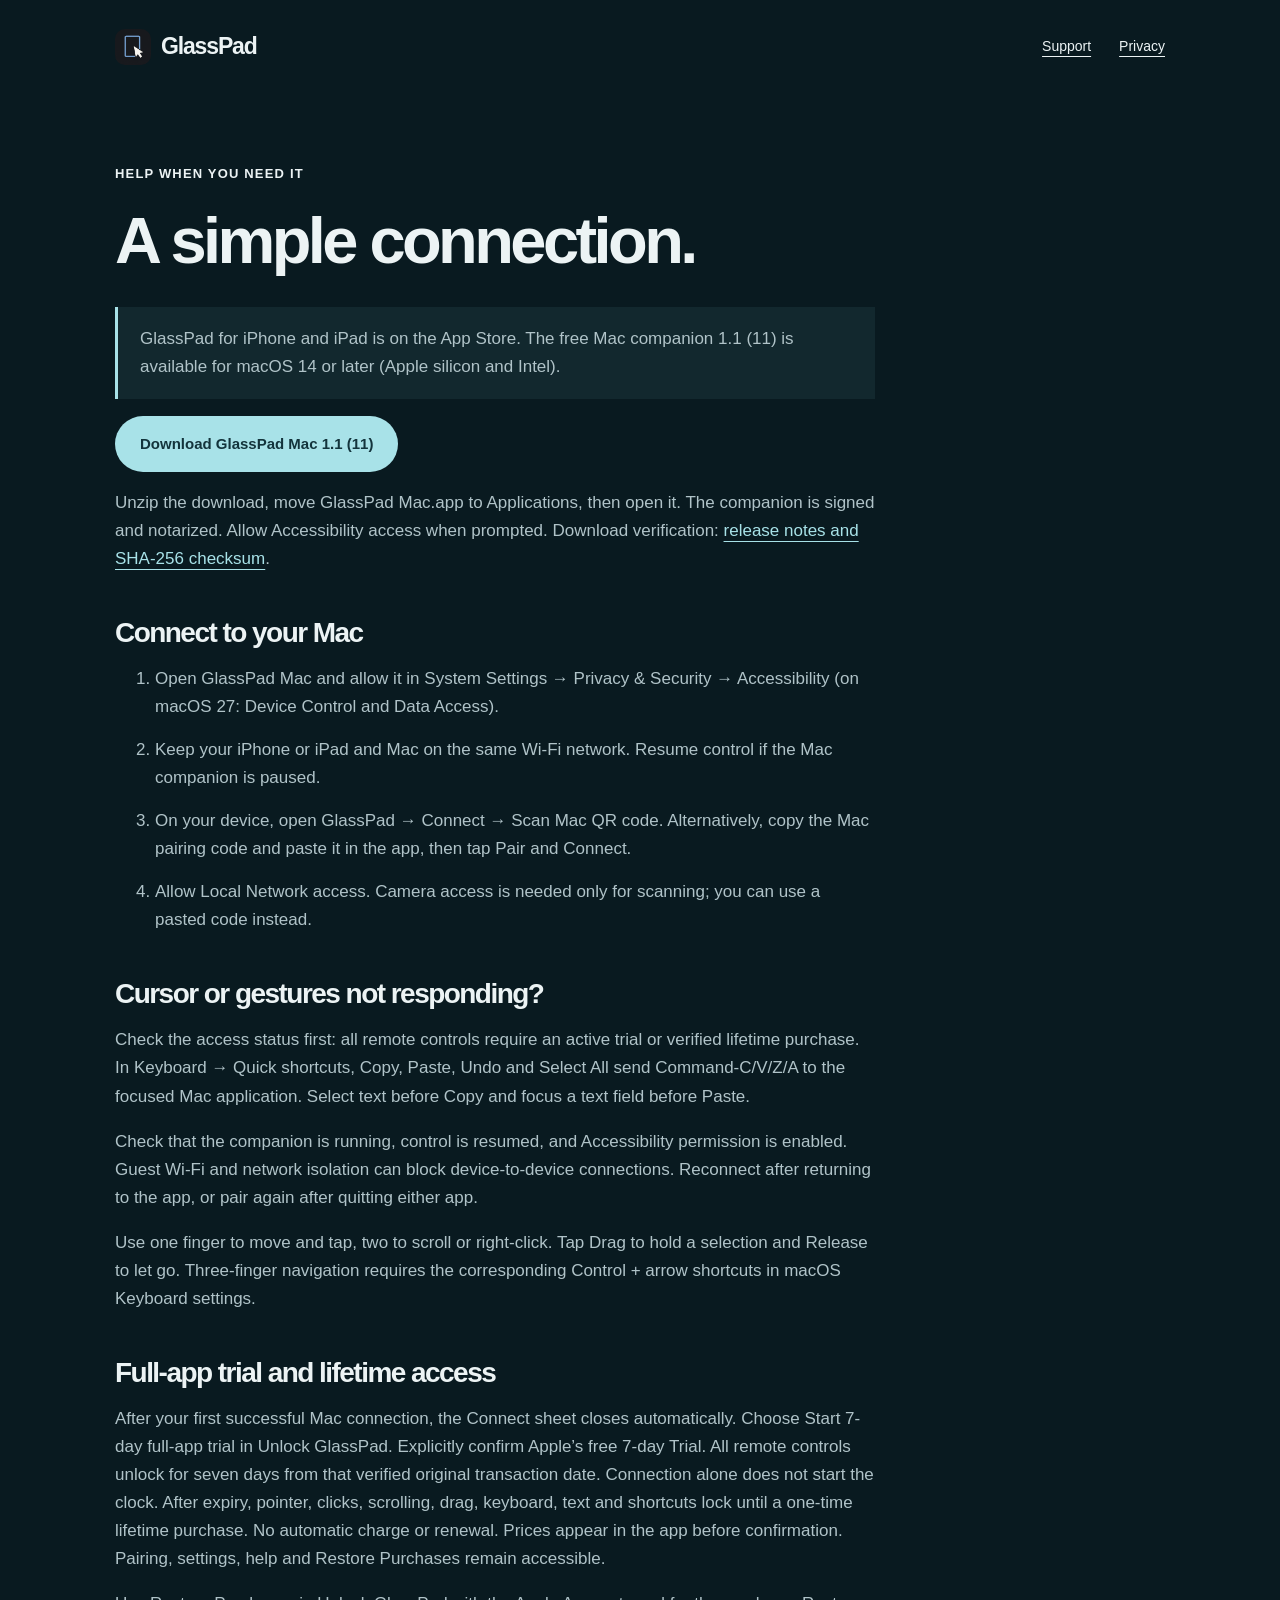
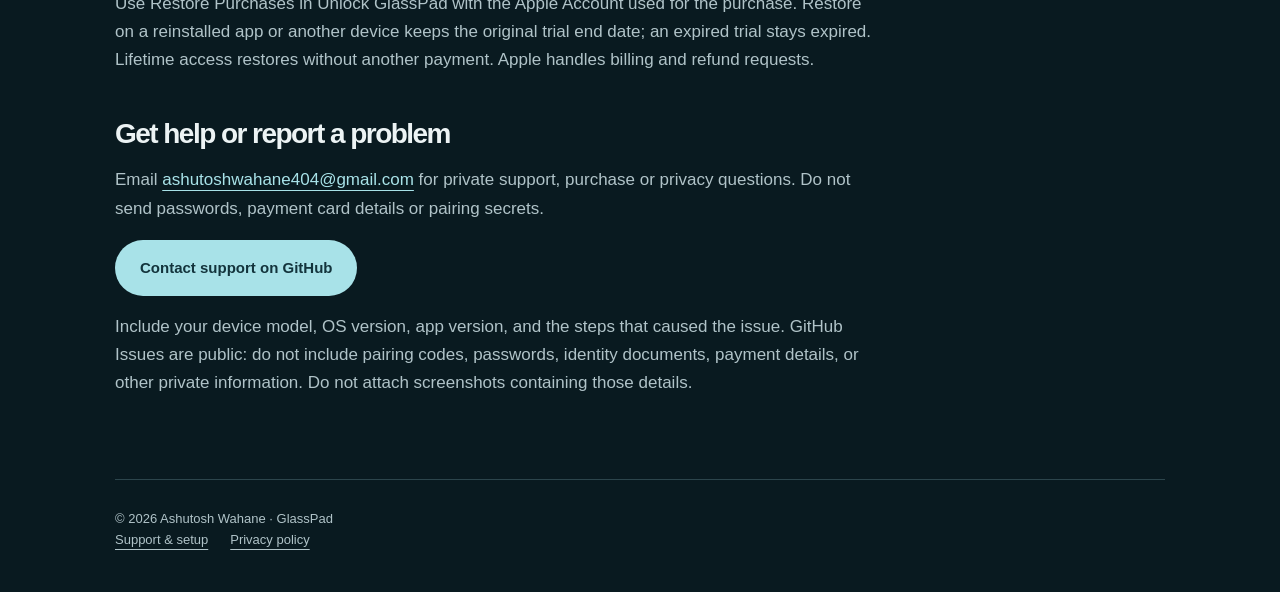
<file: support.html>
<!doctype html><html lang="en"><head><meta charset="utf-8"><meta name="viewport" content="width=device-width,initial-scale=1"><meta name="description" content="GlassPad turns your iPhone or iPad into a trackpad and keyboard for your Mac."><title>Support & setup — GlassPad</title><link rel="icon" href="assets/brand.png"><link rel="stylesheet" href="style.css"></head><body><header><nav aria-label="Main"><a class="brand" href="./"><img src="assets/brand.png" alt="">GlassPad</a><a href="support.html">Support</a><a href="privacy.html">Privacy</a></nav></header><main><article class="prose"><span class="eyebrow">Help when you need it</span><h1>A simple connection.</h1><p class="notice">GlassPad for iPhone and iPad is on the App Store. The free Mac companion 1.1 (11) is available for macOS 14 or later (Apple silicon and Intel).</p><p><a class="button" href="https://github.com/Ashutoshwahane/glasspad-site/releases/download/mac-v1.1-build11/GlassPad-Mac-1.1-11.zip">Download GlassPad Mac 1.1 (11)</a></p><p>Unzip the download, move GlassPad Mac.app to Applications, then open it. The companion is signed and notarized. Allow Accessibility access when prompted. Download verification: <a href="https://github.com/Ashutoshwahane/glasspad-site/releases/tag/mac-v1.1-build11">release notes and SHA-256 checksum</a>.</p><h2>Connect to your Mac</h2><ol><li>Open GlassPad Mac and allow it in System Settings → Privacy &amp; Security → Accessibility (on macOS 27: Device Control and Data Access).</li><li>Keep your iPhone or iPad and Mac on the same Wi-Fi network. Resume control if the Mac companion is paused.</li><li>On your device, open GlassPad → Connect → Scan Mac QR code. Alternatively, copy the Mac pairing code and paste it in the app, then tap Pair and Connect.</li><li>Allow Local Network access. Camera access is needed only for scanning; you can use a pasted code instead.</li></ol><h2>Cursor or gestures not responding?</h2><p>Check the access status first: all remote controls require an active trial or verified lifetime purchase. In Keyboard → Quick shortcuts, Copy, Paste, Undo and Select All send Command-C/V/Z/A to the focused Mac application. Select text before Copy and focus a text field before Paste.</p><p>Check that the companion is running, control is resumed, and Accessibility permission is enabled. Guest Wi-Fi and network isolation can block device-to-device connections. Reconnect after returning to the app, or pair again after quitting either app.</p><p>Use one finger to move and tap, two to scroll or right-click. Tap Drag to hold a selection and Release to let go. Three-finger navigation requires the corresponding Control + arrow shortcuts in macOS Keyboard settings.</p><h2>Full-app trial and lifetime access</h2><p>After your first successful Mac connection, the Connect sheet closes automatically. Choose Start 7-day full-app trial in Unlock GlassPad. Explicitly confirm Apple’s free 7-day Trial. All remote controls unlock for seven days from that verified original transaction date. Connection alone does not start the clock. After expiry, pointer, clicks, scrolling, drag, keyboard, text and shortcuts lock until a one-time lifetime purchase. No automatic charge or renewal. Prices appear in the app before confirmation. Pairing, settings, help and Restore Purchases remain accessible.</p><p>Use Restore Purchases in Unlock GlassPad with the Apple Account used for the purchase. Restore on a reinstalled app or another device keeps the original trial end date; an expired trial stays expired. Lifetime access restores without another payment. Apple handles billing and refund requests.</p><h2>Get help or report a problem</h2><p>Email <a href="mailto:ashutoshwahane404@gmail.com">ashutoshwahane404@gmail.com</a> for private support, purchase or privacy questions. Do not send passwords, payment card details or pairing secrets.</p><p><a class="button" href="https://github.com/Ashutoshwahane/glasspad-site/issues">Contact support on GitHub</a></p><p>Include your device model, OS version, app version, and the steps that caused the issue. GitHub Issues are public: do not include pairing codes, passwords, identity documents, payment details, or other private information. Do not attach screenshots containing those details.</p></article></main><footer>© 2026 Ashutosh Wahane · GlassPad<p><a href="support.html">Support &amp; setup</a><a href="privacy.html">Privacy policy</a></p></footer></body></html>
</file>
<file: style.css>
:root{color-scheme:dark;--bg:#091a20;--surface:#12282e;--text:#ecf3f4;--muted:#b0c3c8;--accent:#a8e2e8;--ice:#c9e9ee;--ink:#13343c;--line:#2c454c;--radius:28px;--ease:cubic-bezier(.2,.65,.3,1)}
*{box-sizing:border-box}html{scroll-behavior:smooth;scroll-padding-top:28px}body{margin:0;background:var(--bg);color:var(--text);font:17px/1.65 -apple-system,BlinkMacSystemFont,"Segoe UI",Arial,sans-serif;-webkit-font-smoothing:antialiased}button,a{-webkit-tap-highlight-color:transparent}a{color:inherit;text-underline-offset:5px}button{font:inherit}button,a,summary{touch-action:manipulation}img{display:block;max-width:100%;height:auto}svg{display:block;width:100%;height:100%}button{cursor:pointer}a:focus-visible,button:focus-visible,summary:focus-visible{outline:3px solid #40a1b5;outline-offset:6px}::selection{background:#a8e2e8;color:#13343c}p{margin:0 0 1em}h1,h2,h3{font-weight:750;letter-spacing:-.055em;line-height:1.04;margin:0;text-wrap:balance}h2{font-size:clamp(44px,5.2vw,76px)}h3{font-size:clamp(30px,3vw,43px)}.wrap{width:min(1240px,calc(100% - 96px));margin-inline:auto}.section{padding-block:112px}.eyebrow{font-size:13px;font-weight:650;letter-spacing:.09em;text-transform:uppercase;line-height:1.5;margin-bottom:22px}.accent{color:var(--accent)}.button{display:inline-flex;align-items:center;justify-content:center;gap:24px;min-height:56px;padding:14px 25px;border-radius:100px;font-size:15px;font-weight:650;line-height:1.4;text-decoration:none;white-space:nowrap;transition:transform .2s var(--ease),background .2s}.button:hover{transform:translateY(-3px)}.button:active{transform:translateY(0) scale(.98)}.button-dark{background:var(--ink);color:#f1fafb;box-shadow:0 4px 8px #13343c0d,inset 0 1px #ffffff17}.button-dark:hover{background:#214b55}.button-small{min-height:46px;padding:11px 20px;font-size:14px}.text-link{display:inline-flex;align-items:center;gap:18px;min-height:48px;font-size:15px;font-weight:600;text-decoration:none}.text-link span{transition:transform .2s}.text-link:hover span{transform:translate(3px,-2px)}.text-link:hover{text-decoration:underline}.brand{display:inline-flex;align-items:center;gap:10px;font-size:23px;font-weight:750;letter-spacing:-.05em;text-decoration:none}.brand img{border-radius:10px;width:36px;height:36px}.skip-link{position:fixed;top:12px;left:20px;padding:12px 20px;background:white;color:#13343c;z-index:10;transform:translateY(-160%);border-radius:8px}.skip-link:focus{transform:translateY(0)}
.hero-shell{color:var(--ink);background:radial-gradient(ellipse at 80% 25%,#edf9fa 0,transparent 49%),linear-gradient(145deg,#d9f0f2,#a7d5e0);overflow:clip;position:relative}.site-header{padding-top:25px}.site-header nav{display:flex;align-items:center;gap:32px;position:relative;z-index:3}.site-header .brand{margin-right:auto}.nav-links{display:flex;gap:32px;margin-right:12px}.nav-links a{font-size:14px;font-weight:600;text-decoration:none;padding-block:12px}.nav-links a:hover{text-decoration:underline}.hero{display:grid;grid-template-columns:1.05fr 1fr;align-items:center;min-height:694px;padding-block:48px 72px;position:relative}.hero-copy{position:relative;z-index:2}.hero h1{font-size:clamp(58px,6.5vw,92px);letter-spacing:-.055em;line-height:1.01;margin-bottom:28px;white-space:nowrap}.hero h1 span{color:#427785}.hero .eyebrow{font-size:12px;letter-spacing:.12em}.hero-description{font-size:19px;line-height:1.65;color:#375e68;margin-bottom:32px;max-width:460px}.hero-actions{display:flex;align-items:center;gap:25px}.hero-art{height:570px;position:relative;display:grid;place-items:center;perspective:1200px}.phone{position:relative;background:#111c20;border:5px solid #35444a;border-radius:42px;padding:6px;box-shadow:inset 0 0 0 1px #a5b5ba,0 32px 55px -22px #061d3c66;overflow:hidden}.phone img{border-radius:31px;width:100%;background:#14242b}.hero-phone{width:255px;transform:rotate(-10deg) rotateY(-12deg);z-index:2;box-shadow:inset 0 0 0 1px #bbd3d9,25px 36px 35px -15px #244b655e,4px 4px 0 #768b94;transition:transform .8s var(--ease)}.hero-art:hover .hero-phone{transform:rotate(-6deg) rotateY(-6deg) translateY(-6px)}.phone-speaker{position:absolute;top:15px;left:50%;transform:translateX(-50%);width:65px;height:17px;border-radius:30px;background:#080d10;box-shadow:0 0 0 1px #ffffff06}.glass-orbit{position:absolute;width:490px;height:375px;border:1px solid #f1ffffbd;border-radius:50%;transform:rotate(-32deg);box-shadow:inset 0 9px 9px #ffffff5c,inset 0 -14px 22px #3e849d22,0 18px 24px #3e849d15;background:linear-gradient(160deg,#ffffff25,transparent 40%,#ffffff16)}.orbit-back{left:-5px;top:76px}.orbit-front{width:495px;height:210px;left:-10px;top:317px;transform:rotate(-27deg);opacity:.7;z-index:1}.floating-key{position:absolute;z-index:3;display:grid;place-items:center;width:91px;height:91px;border-radius:24px;background:linear-gradient(140deg,#f8ffffe8,#cde8edf2);border:1px solid #ffffffbd;color:#345c68;box-shadow:0 18px 22px -8px #315b753b,inset 0 -5px 0 #9fcbdc66;font-size:49px;line-height:1}.key-command{top:55px;right:5px;transform:rotate(12deg)}.key-pointer{bottom:72px;left:8px;transform:rotate(-13deg)}.key-pointer svg{width:62px;height:62px;fill:#345c68}.availability{background:#102b34;border-bottom:1px solid #28444e;color:#c6dce2}.availability>.wrap{display:flex;justify-content:space-between;gap:25px;padding-block:20px;font-size:12px;font-weight:550;letter-spacing:.02em}.availability p{margin:0}.availability span{opacity:.45;padding-inline:13px}
.intro{padding-bottom:80px;text-align:center}.intro h2{font-size:clamp(46px,5.7vw,80px)}.section-lead{max-width:590px;margin:28px auto 36px;color:var(--muted);font-size:18px}.feature-links{display:flex;justify-content:center;gap:36px;flex-wrap:wrap}.feature-links a{font-size:13px;font-weight:550;text-decoration:none;padding-block:8px;display:flex;gap:14px;align-items:center}.feature-links a:hover{text-decoration:underline}.feature-links span{color:var(--accent)}
.controls{padding-top:24px}.section-heading{margin-bottom:48px}.control-grid{display:grid;grid-template-columns:1fr 1fr;gap:24px}.control-card{border-radius:var(--radius);overflow:hidden;background:var(--surface)}.card-copy{padding:0 40px 40px}.card-copy .eyebrow{color:var(--accent);margin-bottom:14px;font-size:11px}.card-copy h3{margin-bottom:20px}.card-copy>p:last-child{color:var(--muted);max-width:390px;font-size:15px;margin:0}.gesture-art,.keyboard-art{height:280px;display:flex;align-items:center;justify-content:center;position:relative;overflow:hidden}.touch-surface{position:relative;width:67%;height:155px;transform:perspective(700px) rotateX(32deg) rotateZ(-10deg);border:1px solid #658a97;border-radius:24px;box-shadow:inset 0 0 50px #a8e2e80a,0 12px 0 #0b2129;background:radial-gradient(#b5e5f12b 1px,transparent 1px) 0 0/14px 14px,#1a333c}.touch-point{position:absolute;width:37px;height:37px;border-radius:50%;border:1px solid #b2dce5;background:#b2dce530;top:48px;left:49%;box-shadow:0 0 0 13px #b2dce509,0 0 0 26px #b2dce507}.touch-trail{position:absolute;left:26%;top:55px;width:30%;height:48px;border-bottom:2px dashed #a7d8e670;border-radius:50%;transform:rotate(-22deg)}.gesture-cursor{position:absolute;left:61%;top:61px;width:50px;height:50px;fill:#cfedf2;transform:rotate(10deg)}.keyboard-card{background:#182f36}.keyboard-art{gap:10px;transform:rotate(-10deg);padding:0 32px}.keycap{display:grid;place-items:center;width:75px;height:75px;flex:0 0 auto;background:linear-gradient(145deg,#426370,#253e49);border:1px solid #607f8a;border-radius:15px;color:#d7e9ed;font-size:32px;box-shadow:0 7px #10252e,0 15px 12px #06121855,inset 0 1px #b7d8e21a}.keycap-return{font-size:16px;width:113px;align-self:center;margin-top:70px}.control-card:hover .gesture-cursor{transform:translate(10px,-8px) rotate(10deg)}.gesture-cursor{transition:transform .4s var(--ease)}.control-card:hover .keycap:nth-child(2){transform:translateY(4px);box-shadow:0 3px #10252e,0 7px 7px #06121855}.keycap{transition:transform .2s,box-shadow .2s}
.ipad-section{background:#c9e1e5;color:var(--ink);overflow:clip;padding-bottom:0}.ipad-layout{display:grid;grid-template-columns:.85fr 1.15fr;gap:95px;align-items:start}.ipad-copy{padding-top:35px;padding-bottom:80px}.ipad-copy h2{margin-bottom:28px}.ipad-copy>p:not(.eyebrow){max-width:350px;color:#375e68}.ipad-copy .small-note{font-size:12px;margin-top:28px}.tablet{border:7px solid #33454c;padding:8px;border-radius:31px;background:#14242b;transform:rotate(7deg) translateY(30px);margin-bottom:-150px;box-shadow:15px 25px 40px #173d4655;max-width:470px}.tablet img{border-radius:17px}
.setup{padding-top:120px}.setup-steps{display:grid;grid-template-columns:repeat(3,1fr);gap:60px;list-style:none;margin:0;padding:0}.step-number{display:grid;place-items:center;width:38px;height:38px;border:1px solid #526e77;border-radius:50%;color:var(--accent);font-size:14px;margin-bottom:25px}.setup-steps h3{font-size:26px;letter-spacing:-.035em;margin-bottom:16px}.setup-steps p{font-size:15px;color:var(--muted)}.privacy-note{display:flex;align-items:center;gap:25px;border-top:1px solid var(--line);margin-top:50px;padding-top:34px}.privacy-note svg{flex:0 0 27px;height:30px;color:var(--accent)}.privacy-note p{font-size:14px;margin:0;color:var(--muted);max-width:650px}.privacy-note strong{color:var(--text)}.privacy-note a{font-size:13px;white-space:nowrap;margin-left:auto;display:flex;align-items:center;gap:14px;min-height:44px}
.download-section{background:#c9e9ee;color:var(--ink);position:relative}.download-section h2{font-size:clamp(46px,5.6vw,80px);max-width:850px}.download-grid{display:grid;grid-template-columns:1fr 1fr;gap:28px;margin-top:56px}.download-card{background:#e9f7f85c;border:1px solid #ffffff88;border-radius:var(--radius);padding:38px;display:flex;flex-direction:column;align-items:flex-start}.download-card h3{font-size:31px;margin-bottom:18px}.download-card>p:not(.requirements){max-width:410px;font-size:15px;color:#3f626c;min-height:75px;margin-bottom:25px}.platform-icon{width:47px;height:47px;margin-bottom:24px}.download-card .requirements{font-size:12px;line-height:1.7;color:#41616a;margin:22px 0 0}.availability-label{display:inline-flex;align-items:center;min-height:56px;padding:12px 22px;border:1px solid #7da6b2;border-radius:100px;color:#345963;font-size:14px;font-weight:600}.mac-download{background:#e9f7f8d9}.trial-note{max-width:850px;font-size:13px;line-height:1.8;color:#3f626c;margin:35px 0 0}.trial-note strong{color:var(--ink)}
.faq{display:grid;grid-template-columns:.9fr 1.1fr;gap:90px}.faq h2{font-size:55px;margin-bottom:27px}.faq-list details{border-bottom:1px solid var(--line)}.faq-list summary{display:flex;justify-content:space-between;align-items:center;gap:30px;list-style:none;cursor:pointer;padding:25px 0;font-size:16px;font-weight:550}.faq-list summary::-webkit-details-marker{display:none}.faq-list summary>span{font-size:24px;color:var(--accent);font-weight:300}.faq-list details[open] summary>span{transform:rotate(45deg)}.faq-list details>p{font-size:14px;color:var(--muted);padding-right:30px;margin-bottom:26px}.faq-list a{color:var(--accent)}.site-footer{border-top:1px solid var(--line);padding:40px 0}.footer-top{display:flex;align-items:center;gap:40px}.footer-top p{color:var(--muted);font-size:14px;margin:0}.footer-top>.text-link{margin-left:auto}.footer-bottom{display:flex;align-items:center;justify-content:space-between;gap:24px;font-size:12px;color:var(--muted);margin-top:40px}.footer-bottom p{margin:0}.footer-bottom>div{display:flex;gap:25px}.footer-bottom a{padding-block:12px;text-decoration:none}.footer-bottom a:hover{text-decoration:underline}
/* Existing support and privacy remain readable with the shared visual language. */
body:not(.landing)>header,body:not(.landing)>main,body:not(.landing)>footer{width:min(1050px,calc(100% - 48px));margin-inline:auto;padding-block:28px}body:not(.landing) nav{display:flex;align-items:center;gap:28px}body:not(.landing) nav .brand{margin-right:auto}body:not(.landing) nav a:not(.brand){font-size:14px}body:not(.landing) main{padding-block:65px}.prose{max-width:760px}.prose h1{font-size:clamp(40px,6vw,65px);margin:20px 0 32px}.prose h2{font-size:28px;margin:45px 0 18px}.prose p,.prose li{color:var(--muted)}.prose a{color:var(--accent)}.prose .button{background:var(--accent);color:var(--ink);white-space:normal;text-align:center}.prose li{margin-bottom:15px}.prose strong{color:var(--text)}.notice{padding:18px 22px;border-left:3px solid var(--accent);background:var(--surface)}body:not(.landing)>footer{border-top:1px solid var(--line);font-size:13px;color:var(--muted)}body:not(.landing)>footer a{margin-right:22px}
@media(min-width:1600px){.hero{min-height:760px}.hero-art{transform:scale(1.06)}}
@media(max-width:1100px){.wrap{width:calc(100% - 64px)}.hero{grid-template-columns:1.1fr .9fr;min-height:630px;padding-block:35px 50px}.hero h1{font-size:clamp(55px,6.3vw,76px)}.hero-art{height:520px;transform:scale(.88);transform-origin:center}.hero-phone{width:245px}.hero-actions{gap:16px}.hero .text-link{font-size:13px}.ipad-layout{gap:55px}.setup-steps{gap:35px}.faq{gap:45px}.keyboard-art{gap:8px;padding:0 15px}.keycap{width:60px;height:65px}.keycap-return{width:93px;font-size:14px}}
@media(max-width:760px){.wrap{width:calc(100% - 40px)}.section{padding-block:72px}.site-header{padding-top:18px}.site-header nav{gap:20px}.brand{font-size:21px}.brand img{width:32px;height:32px;border-radius:8px}.nav-links{gap:18px;margin:0}.nav-links a{font-size:12px}.site-header .button-small{font-size:12px;gap:12px;min-height:42px;padding:10px 15px}.hero{grid-template-columns:1fr;padding-top:58px;padding-bottom:25px;text-align:center;min-height:0}.hero h1{font-size:clamp(52px,10vw,76px);white-space:normal}.hero .eyebrow{font-size:10px;letter-spacing:.1em;margin-bottom:22px}.hero-description{font-size:16px;margin:0 auto 25px;max-width:340px}.desktop-break{display:none}.hero-actions{justify-content:center;gap:20px}.hero .button{font-size:13px;min-height:50px;padding:12px 20px;gap:18px}.hero-art{height:530px;transform:none;margin-top:35px;max-width:480px;width:100%;margin-inline:auto}.hero-phone{width:220px}.glass-orbit{width:390px;left:calc(50% - 195px);height:310px;top:90px}.orbit-front{width:380px;left:calc(50% - 190px);height:170px;top:310px}.key-command{width:72px;height:72px;right:8%;top:35px;font-size:39px;border-radius:20px}.key-pointer{width:75px;height:75px;left:7%;bottom:65px;border-radius:20px}.key-pointer svg{width:53px;height:53px}.availability>.wrap{flex-direction:column;align-items:center;text-align:center;gap:3px;font-size:11px;padding-block:18px}.availability span{padding-inline:7px}.intro{padding-bottom:50px}.intro h2{font-size:47px}.section-lead{font-size:16px;max-width:470px;margin-top:24px}.feature-links{gap:8px 25px}.feature-links a{font-size:12px}.controls{padding-top:20px}.section-heading{margin-bottom:32px}.controls h2{font-size:44px}.control-grid{grid-template-columns:1fr;gap:20px}.control-card{max-width:520px;width:100%;margin:auto}.card-copy{padding:0 30px 34px}.card-copy h3{font-size:36px}.gesture-art,.keyboard-art{height:250px}.keyboard-art{gap:12px}.keycap{width:68px;height:70px}.keycap-return{width:100px}.ipad-section{padding-bottom:0}.ipad-layout{grid-template-columns:1fr;gap:15px}.ipad-copy{padding:0;max-width:480px}.ipad-copy h2{font-size:54px}.ipad-copy>p:not(.eyebrow){max-width:none;font-size:16px}.ipad-copy .small-note{font-size:12px}.tablet{width:85%;max-width:390px;margin:20px auto -160px;transform:rotate(6deg) translateY(0);border-radius:25px;padding:6px;border-width:5px}.tablet img{border-radius:15px}.setup{padding-top:72px}.setup-steps{grid-template-columns:1fr;gap:28px;max-width:500px}.setup-steps li{display:grid;grid-template-columns:42px 1fr;gap:0 20px}.step-number{grid-row:1/3;margin:0;width:34px;height:34px}.setup-steps h3{font-size:25px;line-height:1.3;margin-bottom:9px}.setup-steps p{grid-column:2;font-size:14px;margin-bottom:0}.privacy-note{flex-wrap:wrap;gap:15px;padding-top:25px;margin-top:35px}.privacy-note p{flex:1;font-size:13px}.privacy-note a{margin-left:42px;font-size:12px}.download-section h2{font-size:47px}.download-grid{grid-template-columns:1fr;gap:20px;margin-top:36px}.download-card{padding:28px}.download-card>p:not(.requirements){min-height:0;max-width:none}.download-card h3{font-size:29px}.download-card .button{font-size:14px}.trial-note{font-size:12px;margin-top:26px}.faq{grid-template-columns:1fr;gap:25px}.faq h2{font-size:48px;margin-bottom:16px}.faq .eyebrow{margin-bottom:18px}.faq-list summary{font-size:15px;padding-block:23px}.footer-top{flex-wrap:wrap;gap:15px 25px}.footer-top p{order:3;width:100%;font-size:13px}.footer-top>.text-link{font-size:13px}.footer-bottom{align-items:flex-start;flex-direction:column;gap:12px;margin-top:28px}.footer-bottom>div{gap:25px}.site-footer{padding-block:30px}body:not(.landing) nav{gap:18px}body:not(.landing) nav .brand{font-size:20px}body:not(.landing)>main{padding-top:35px}}
@media(max-width:390px){.nav-links a:first-child{display:none}.hero-actions{gap:14px}.hero .text-link{font-size:12px;gap:9px}.hero h1{font-size:50px}.hero-art{height:495px}.hero-phone{width:205px}.hero-description{font-size:15px}.controls h2{font-size:40px}.keycap{width:55px;height:61px;font-size:26px}.keycap-return{width:85px;font-size:12px}.keyboard-art{gap:9px}.faq h2,.download-section h2{font-size:43px}}
@media(prefers-reduced-motion:reduce){html{scroll-behavior:auto}*,*::before,*::after{transition:none!important;animation:none!important}.hero-art:hover .hero-phone{transform:rotate(-10deg) rotateY(-12deg)}}
@media(prefers-contrast:more){:root{--muted:#e0ebed;--line:#75949e}.hero-description,.ipad-copy>p:not(.eyebrow),.download-card>p:not(.requirements),.trial-note{color:#173d46}.button,button{outline:1px solid currentColor}}

.header-shell{background:#d5edf0;color:var(--ink);padding-bottom:18px}.hero-shell{margin-top:0}

/* One-time entrance motion; content remains visible without JavaScript. */
@keyframes arrive{from{opacity:.35;translate:0 18px}to{opacity:1;translate:0 0}}
.entered{animation:arrive .7s var(--ease) both}
@media(prefers-reduced-motion:reduce){.hero-art:hover .hero-phone{transform:rotate(-10deg) rotateY(-12deg)}}
@media(max-width:350px){.site-header nav{gap:12px}.site-header .nav-links{display:none}.hero-actions{gap:12px}.hero .text-link{gap:6px;font-size:11px}.hero .button{padding-inline:17px}.hero h1{font-size:45px}}

/* Interactive preview ("Feel GlassPad"): simulated phone drives a simulated Mac. */
.visually-hidden{position:absolute;width:1px;height:1px;overflow:hidden;clip:rect(0 0 0 0);white-space:nowrap}
.play-heading .section-lead{margin:24px 0 0;max-width:600px}
.play{display:grid;grid-template-columns:minmax(0,320px) minmax(0,1fr);gap:40px;align-items:center;background:linear-gradient(160deg,#12313a,#0a1b21 70%);border:1px solid var(--line);border-radius:var(--radius);padding:36px}
.play-themes{grid-column:1/-1;display:flex;flex-wrap:wrap;gap:8px}
.play-themes button{display:inline-flex;align-items:center;gap:8px;min-height:44px;background:transparent;border:1px solid #48626a;color:var(--text);padding:10px 16px;border-radius:100px;font-size:14px;font-weight:600}
.play-themes button:hover{background:#25414a}
.play-themes button[aria-pressed="true"]{background:var(--accent);border-color:var(--accent);color:var(--ink)}
.play-sw{width:14px;height:14px;border-radius:50%;border:1px solid #ffffff70}
.play-phone{width:100%;max-width:310px;aspect-ratio:9/19;margin-inline:auto;border-radius:46px;padding:9px;background:linear-gradient(145deg,#3a4a50,#11191c 60%,#27353a);box-shadow:0 30px 60px -22px #000}
.play-scr{height:100%;border-radius:37px;overflow:hidden;position:relative;display:flex;flex-direction:column;background:var(--p-bg);color:var(--p-fg);transition:background .35s,color .35s;font-size:13px;line-height:1.3}
.play-phone[data-t="midnight"]{--p-bg:#0b0d12;--p-fg:#f5f7fa;--p-mut:#b2bbc8;--p-tile:#171b23;--p-edge:#2c3340;--p-acc:#b5e9e0;--p-bar:#1d222c;--p-on:#0b0d12}
.play-phone[data-t="modern"]{--p-bg:#10171d;--p-fg:#eef4f6;--p-mut:#9fb0b6;--p-tile:#232e37;--p-edge:#3a4752;--p-acc:#7fd6e0;--p-bar:#26313b;--p-on:#0b1d22}
.play-phone[data-t="retro"]{--p-bg:#e5e2d3;--p-fg:#1f2b27;--p-mut:#56635d;--p-tile:#24302e;--p-edge:#24302e;--p-acc:#2d4c3f;--p-bar:#f4f0e1;--p-on:#f4f0e1;--p-tile-fg:#f1efe6}
.play-phone[data-t="classic"]{--p-bg:#f4efe4;--p-fg:#252d32;--p-mut:#535f65;--p-tile:#fffcf4;--p-edge:#d6cfc0;--p-acc:#345c7a;--p-bar:#fffcf4;--p-on:#fffcf4}
.play-status{display:flex;justify-content:space-between;padding:13px 24px 2px;font-size:12px;font-weight:600}
.play-status span+span{visibility:hidden}
.play-head{display:flex;align-items:center;justify-content:space-between;padding:8px 16px}
.play-head b{display:flex;align-items:center;gap:6px;font-size:15px;letter-spacing:-.02em}
.play-head img{width:18px;height:18px;border-radius:5px}
.play-conn{display:flex;align-items:center;gap:5px;font-size:11px;color:var(--p-mut)}
.play-conn:before{content:"";width:6px;height:6px;border-radius:50%;background:var(--p-acc)}
.play-pane{flex:1;min-height:0;display:flex;flex-direction:column;gap:10px;padding:4px 14px 78px}
.play-pane[hidden]{display:none}
.play-title{margin:0;font-size:18px;font-weight:750;letter-spacing:-.03em}
.play-grid{display:grid;grid-template-columns:1fr 1fr;gap:9px}
.play-tile{display:grid;justify-items:center;gap:6px;padding:12px 6px 9px;border-radius:16px;background:var(--p-tile);border:1px solid var(--p-edge);color:var(--p-tile-fg,var(--p-fg));font-size:12px;font-weight:550;transition:transform .15s}
.play-tile:active{transform:scale(.95)}
.play-ico{width:34px;height:34px;border-radius:9px;display:grid;place-items:center}
.play-ico.plain{border:1px solid var(--p-edge)}
.play-ico svg{width:22px;height:22px}
.play-widget{display:grid;gap:6px;padding:10px 12px;border-radius:16px;background:var(--p-tile);border:1px solid var(--p-edge);color:var(--p-tile-fg,var(--p-fg));font-size:12px}
.play-wrow{display:flex;justify-content:space-between}
.play-widget label{font-size:11px;opacity:.75}
.play-widget input{width:100%;accent-color:var(--p-acc)}
.play-pad{flex:1;display:grid;place-items:center;text-align:center;border-radius:20px;background:var(--p-tile);border:1px solid var(--p-edge);color:var(--p-tile-fg,var(--p-fg));touch-action:none;cursor:crosshair;user-select:none;-webkit-user-select:none;transition:box-shadow .2s}
.play-pad svg{width:26px;height:26px;margin:0 auto 6px}
.play-pad strong{display:block;font-size:14px}
.play-pad small{display:block;font-size:11px;opacity:.7;margin-top:2px}
.play-pad.touching{box-shadow:inset 0 0 0 2px var(--p-acc)}
.play-btns{display:flex;gap:7px}
.play-btn,.play-keys button{flex:1;min-height:36px;border-radius:12px;background:var(--p-tile);border:1px solid var(--p-edge);color:var(--p-tile-fg,var(--p-fg));font-size:12px;font-weight:550}
.play-in{width:100%;height:84px;resize:none;border-radius:14px;border:1px solid var(--p-edge);background:var(--p-tile);color:var(--p-tile-fg,var(--p-fg));padding:10px;font:14px/1.4 inherit}
.play-send{min-height:40px;border:0;border-radius:100px;background:var(--p-acc);color:var(--p-on);font-size:13px;font-weight:650}
.play-keys{display:grid;grid-template-columns:repeat(4,1fr);gap:6px}
.play-tabs{position:absolute;left:16px;right:16px;bottom:14px;display:flex;padding:4px;border-radius:100px;background:var(--p-bar);border:1px solid var(--p-edge);box-shadow:0 10px 20px -10px #0007}
.play-tabs button{flex:1;min-height:34px;border:0;border-radius:100px;background:none;color:var(--p-mut);font-size:11px;font-weight:650}
.play-tabs button[aria-selected="true"]{background:var(--p-tile);color:var(--p-acc)}
.play-phone[data-t="retro"] .play-tabs button[aria-selected="true"]{color:#f1efe6}
.play-mac{min-width:0;display:grid;gap:12px}
.play-screen{position:relative;aspect-ratio:16/10;overflow:hidden;border-radius:14px;border:9px solid #1a2226;background:radial-gradient(80% 90% at 20% 10%,#2d6f78,#0f2e36 55%,#08161a);box-shadow:0 30px 60px -24px #000}
.play-menubar{height:22px;display:flex;align-items:center;gap:14px;padding:0 12px;background:#0009;color:#fff;font-size:11px;font-weight:600}
.play-menubar span+span{opacity:.7;font-weight:500}
.play-win{position:absolute;width:52%;height:58%;display:flex;flex-direction:column;overflow:hidden;border-radius:9px;background:#f6f8f9;color:#13262c;box-shadow:0 18px 40px -12px #000a;animation:play-open .25s var(--ease)}
@keyframes play-open{from{transform:scale(.92);opacity:0}}
.play-win.front{outline:2px solid var(--accent)}
.play-tb{flex:none;height:22px;display:flex;align-items:center;gap:5px;padding:0 8px;background:#e5eaec;font-size:11px;font-weight:650}
.play-tb i{width:8px;height:8px;border-radius:50%;background:#ff5f57}
.play-tb i+i{background:#febc2e}
.play-tb i+i+i{background:#28c840;margin-right:6px}
.play-body{flex:1;overflow:hidden;padding:10px 12px;font-size:12px}
.play-scroller{transition:transform .2s}
.play-scroller strong{display:block;margin-bottom:8px}
.play-line{display:block;height:7px;margin-bottom:8px;border-radius:4px;background:#d5dee1}
.play-typed{display:inline;margin:0;white-space:pre-wrap;font-size:13px}
.play-caret{display:inline-block;width:1px;height:14px;margin-left:1px;vertical-align:-2px;background:#13262c;animation:play-blink 1s steps(1) infinite}
@keyframes play-blink{50%{opacity:0}}
.play-cursor{position:absolute;z-index:999;width:18px;pointer-events:none;filter:drop-shadow(0 2px 3px #0009)}
.play-ripple{position:absolute;z-index:998;width:26px;height:26px;margin:-13px 0 0 -13px;border:2px solid var(--accent);border-radius:50%;pointer-events:none;animation:play-ripple .45s ease-out forwards}
@keyframes play-ripple{to{transform:scale(2.2);opacity:0}}
.play-toast{position:absolute;left:50%;bottom:12px;z-index:1000;margin:0;padding:8px 13px;border-radius:100px;background:#0b1d22e6;color:#eef6f7;font-size:12px;white-space:nowrap;transform:translateX(-50%);opacity:0;transition:opacity .3s}
.play-toast.show{opacity:1}
.play-note{margin:0;color:var(--muted);font-size:13px}
.play-cta{margin-top:24px;color:var(--accent)}
@media(max-width:860px){.play{grid-template-columns:1fr;padding:20px 14px;gap:18px}.play-themes{justify-content:center}.play-mac{order:-1;grid-row:2}.play-phone{max-width:270px;aspect-ratio:9/17}.play-note{font-size:12px}.play-tile{padding:8px 4px 7px;gap:4px}.play-ico{width:28px;height:28px}.play-widget label{display:none}}
@media(prefers-reduced-motion:reduce){.play-win,.play-ripple,.play-caret{animation:none}.play-scroller,.play-scr,.play-toast{transition:none}}

/* Mac download page (mac/index.html) */
.mac-page h1{font-size:clamp(46px,5.6vw,80px);max-width:850px}
.mac-lead{max-width:600px;margin:26px 0 0;font-size:18px;color:#33555e}
.download-section .download-card .mac-card-title{font-size:31px;margin-bottom:18px;letter-spacing:-.04em}
.download-card .requirements a{color:inherit}
.mac-help{margin-top:48px;color:var(--muted);font-size:15px}
.mac-help a{color:var(--accent)}
@media(max-width:760px){.mac-page h1{font-size:47px}.mac-lead{font-size:16px}.download-section .download-card .mac-card-title{font-size:29px}}
</file>
